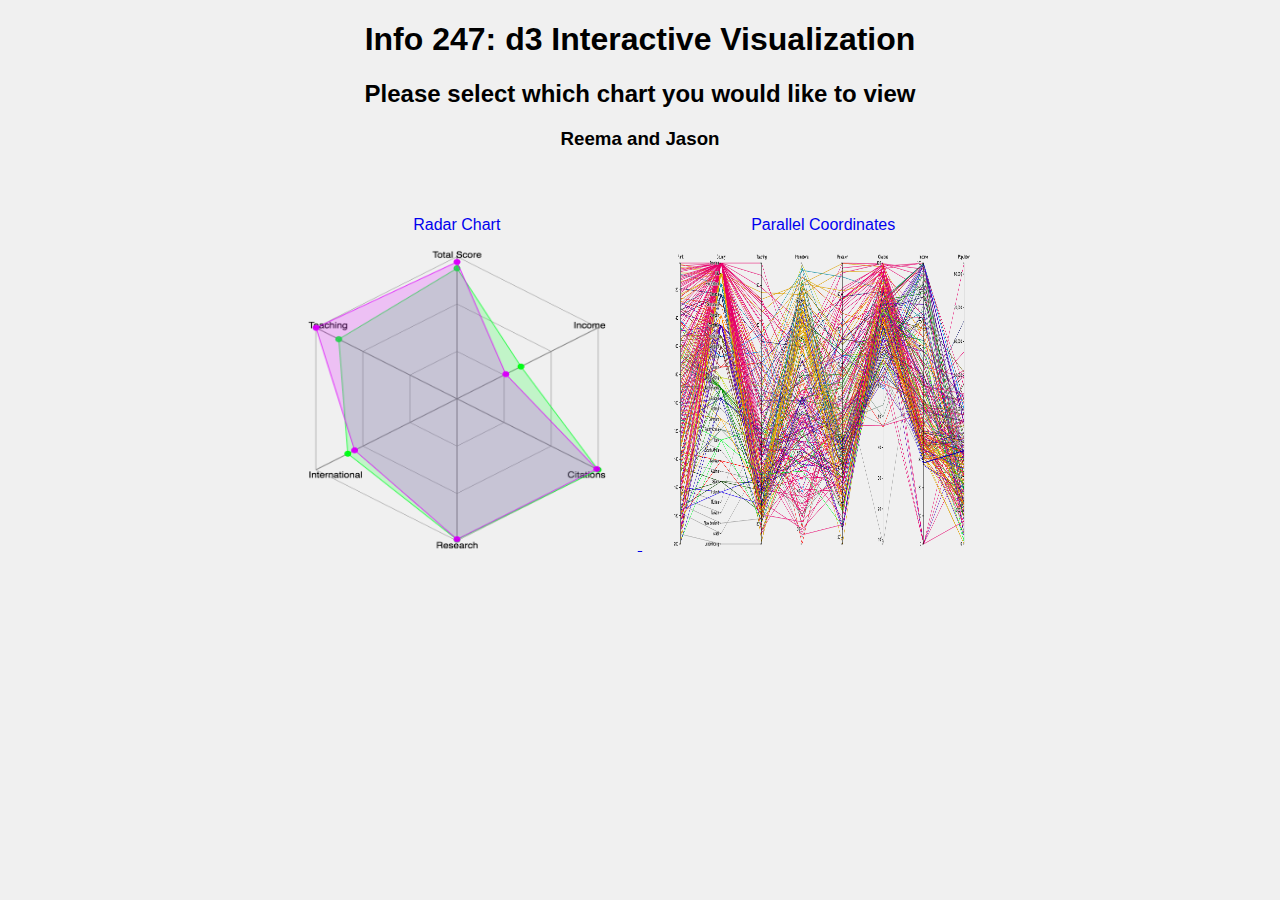
<file: d3/index.html>
<!-- d3 Interactive Viz Homepage -->
<!DOCTYPE html>

<html lang="en">
  <head>
    <meta charset="utf-8">
    <title>d3 Interactive Visualization</title>
  </head>
  <body>
  	<h1>Info 247: d3 Interactive Visualization</h1>
  	<h2>Please select which chart you would like to view</h2>
  	<h3>Reema and Jason</h3>
		<div id='selector_box'>
			<a href='http://reemanaqvi.github.io/d3/radar_chart'>
	  		<div id='selector'>
	  			<p>Radar Chart</p>
	  			<img src='radar.png' alt='radar chart' width=300px height=300>
	  		</div>
	  	</a>
	  	<a href='http://reemanaqvi.github.io/d3/parallel_coordinates.html'>
	  		<div id='selector'>
	  			<p>Parallel Coordinates</p>
	  			<img src='parcoords.png' alt='parallel coordinates chart' width=300px height=300>
	  		</div>
	  	</a>
  	</div>
  </body>
  
  <style type="text/css">
  html {
	  font-family: sans-serif;
	  background: #f0f0f0;
	}
	h1, h2, h3, a {
		text-align: center;
	}
	/*From http://stackoverflow.com/questions/9277311/horizontally-aligning-divs*/
	#selector_box {
		display: table;
		margin: 0 auto;
	}
	#selector {
		display: inline-block;
		margin: 31px;
	}
  </style>
</file>
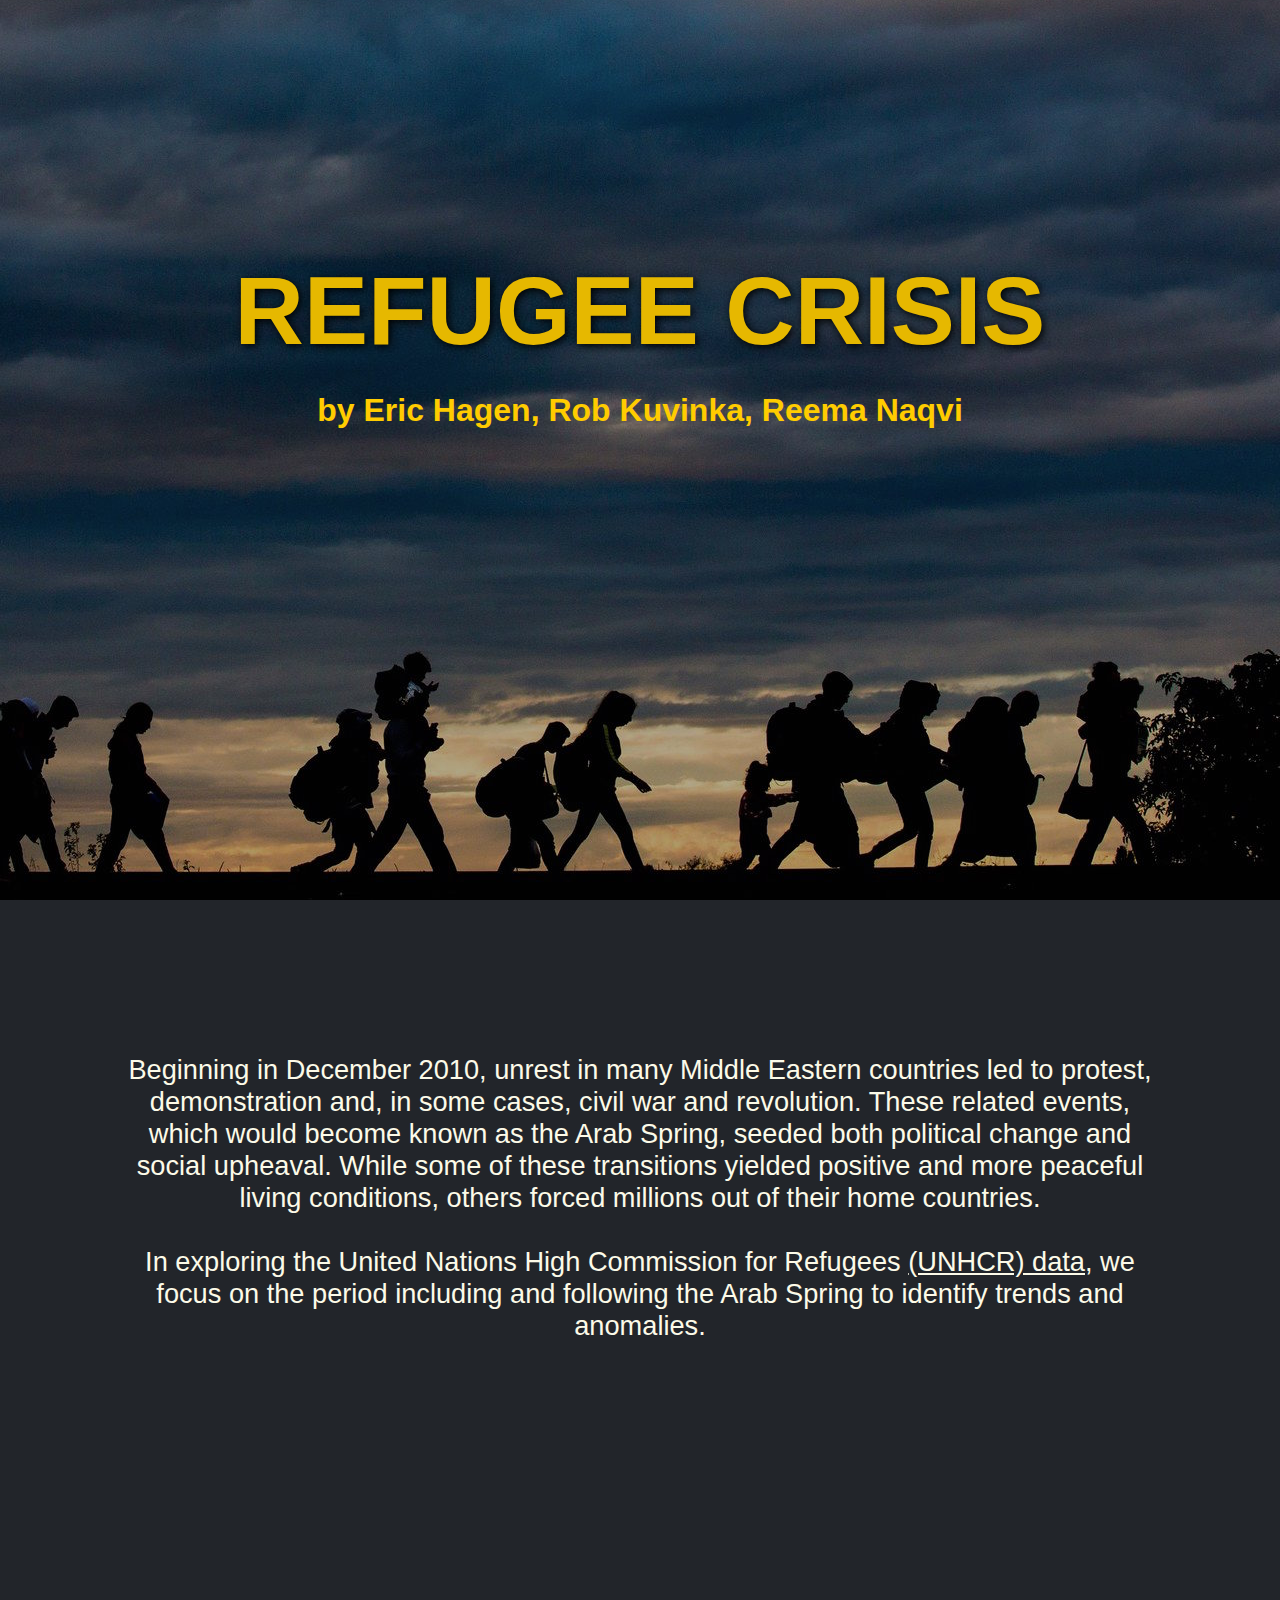
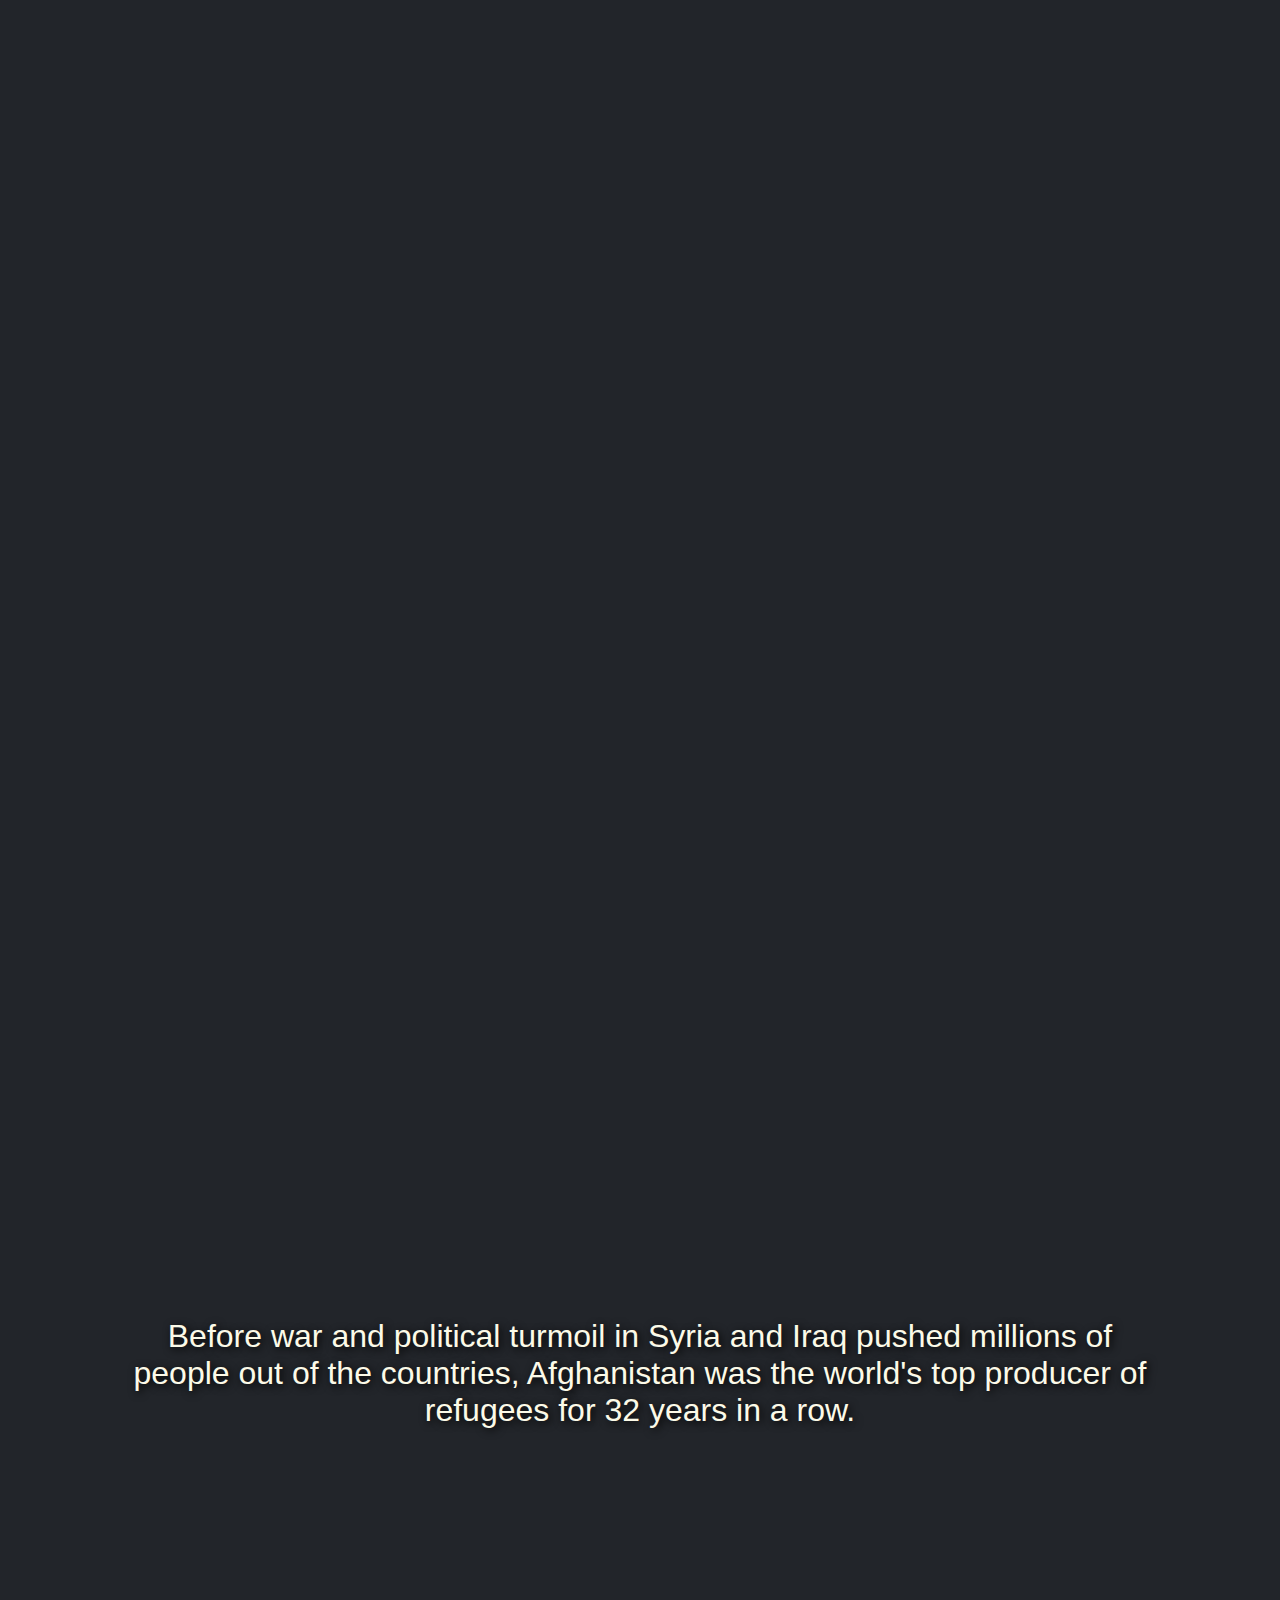
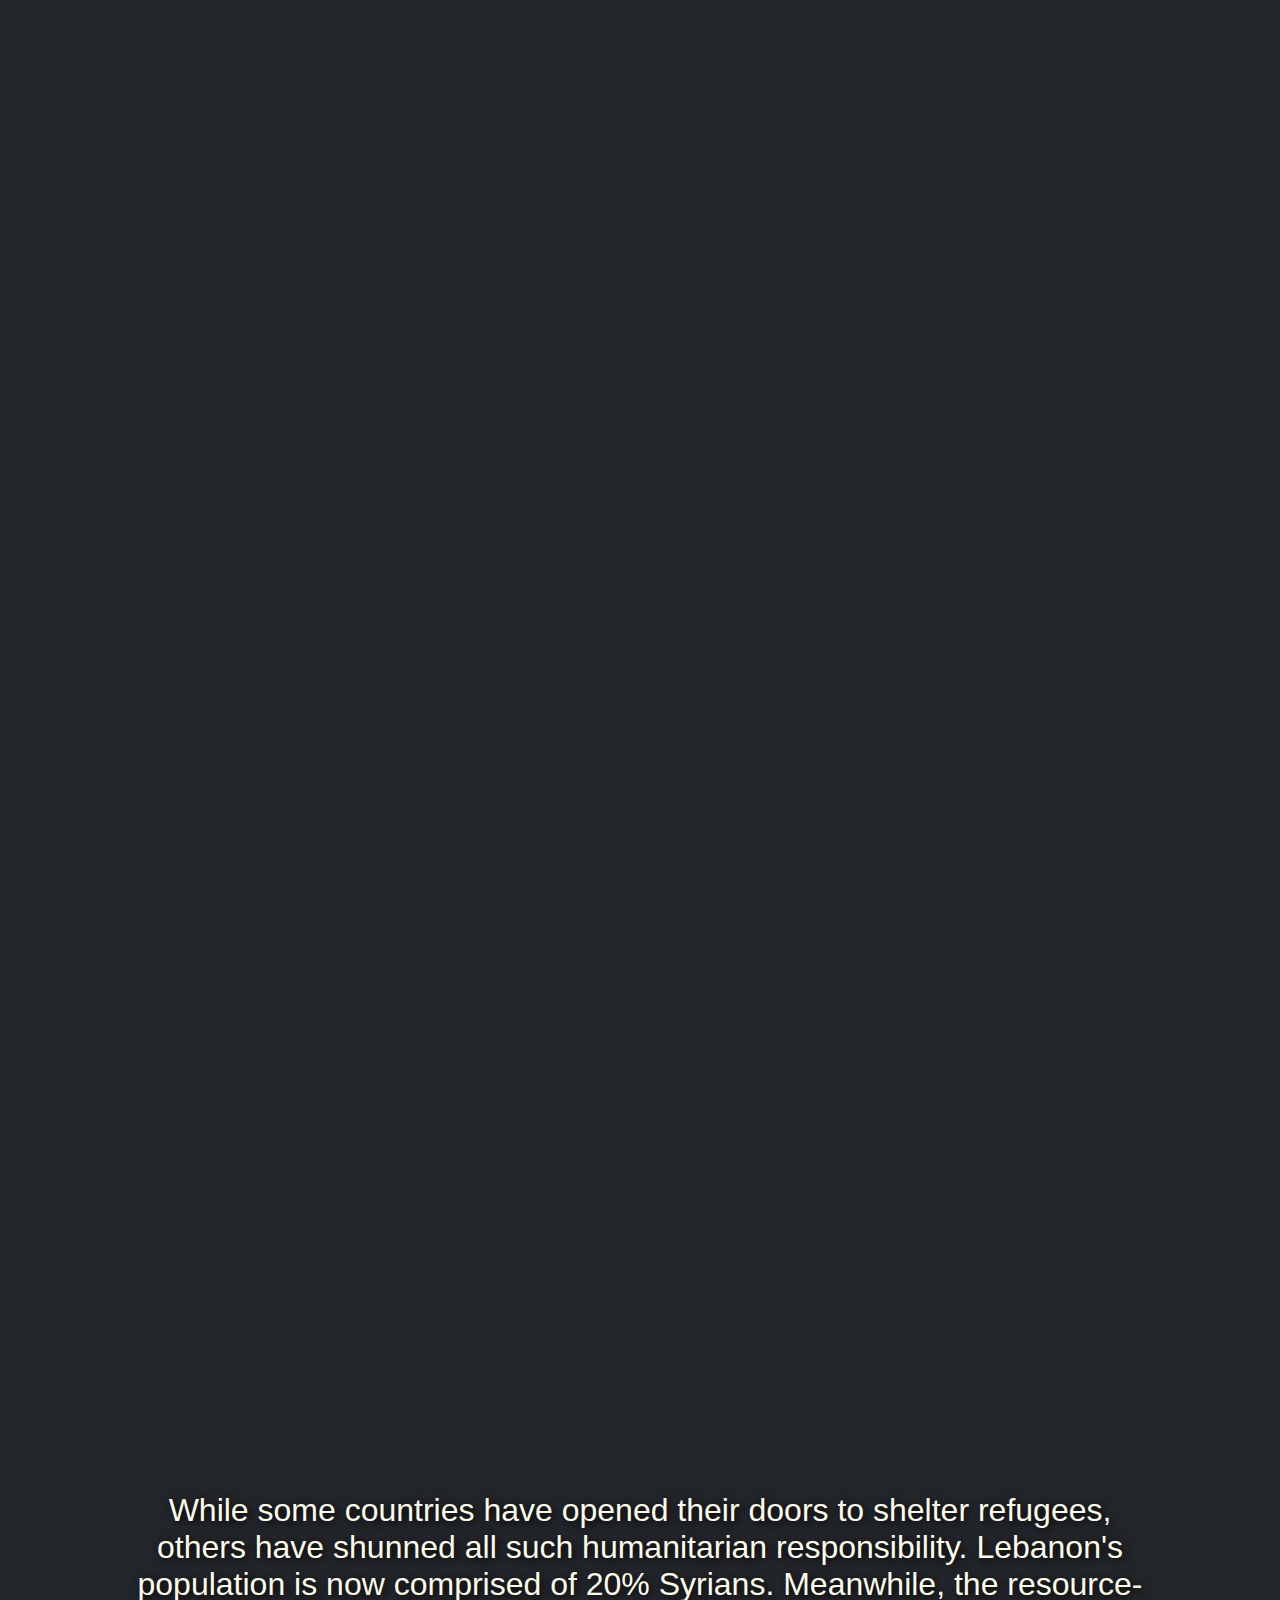
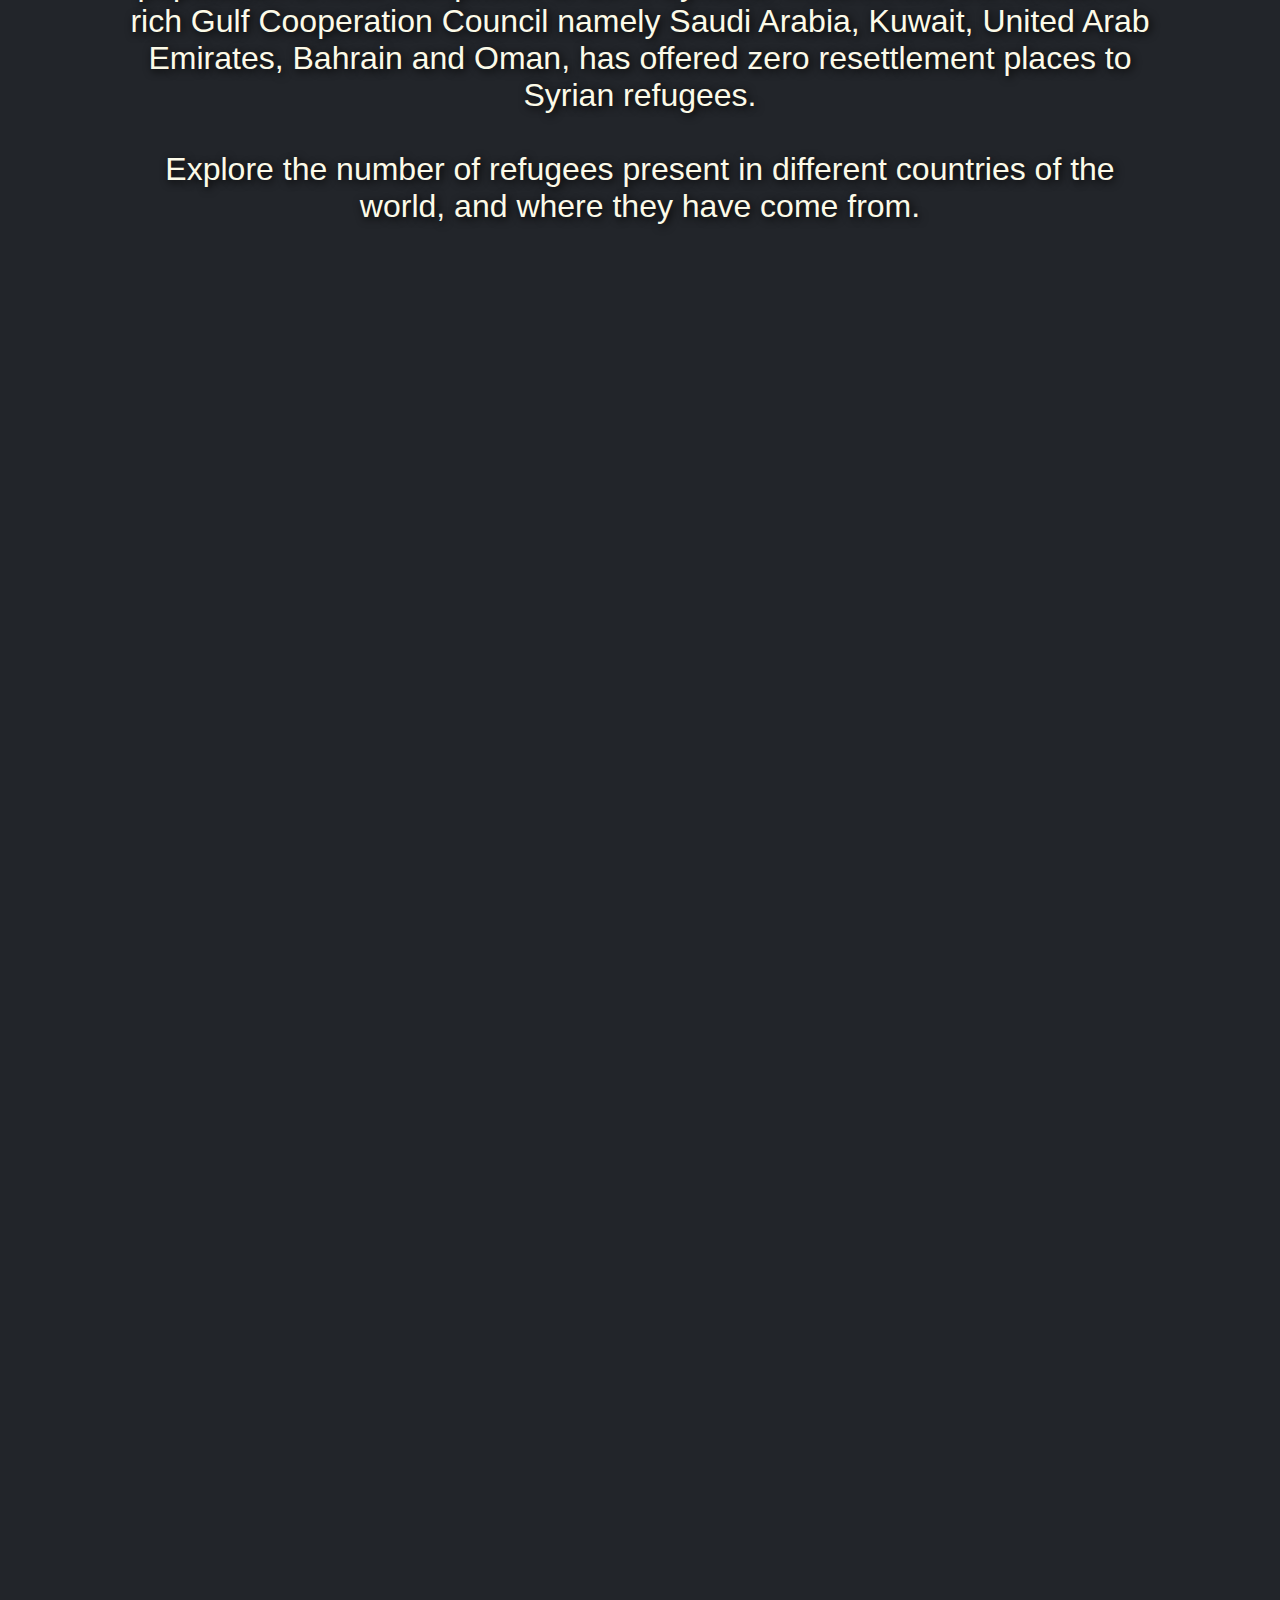
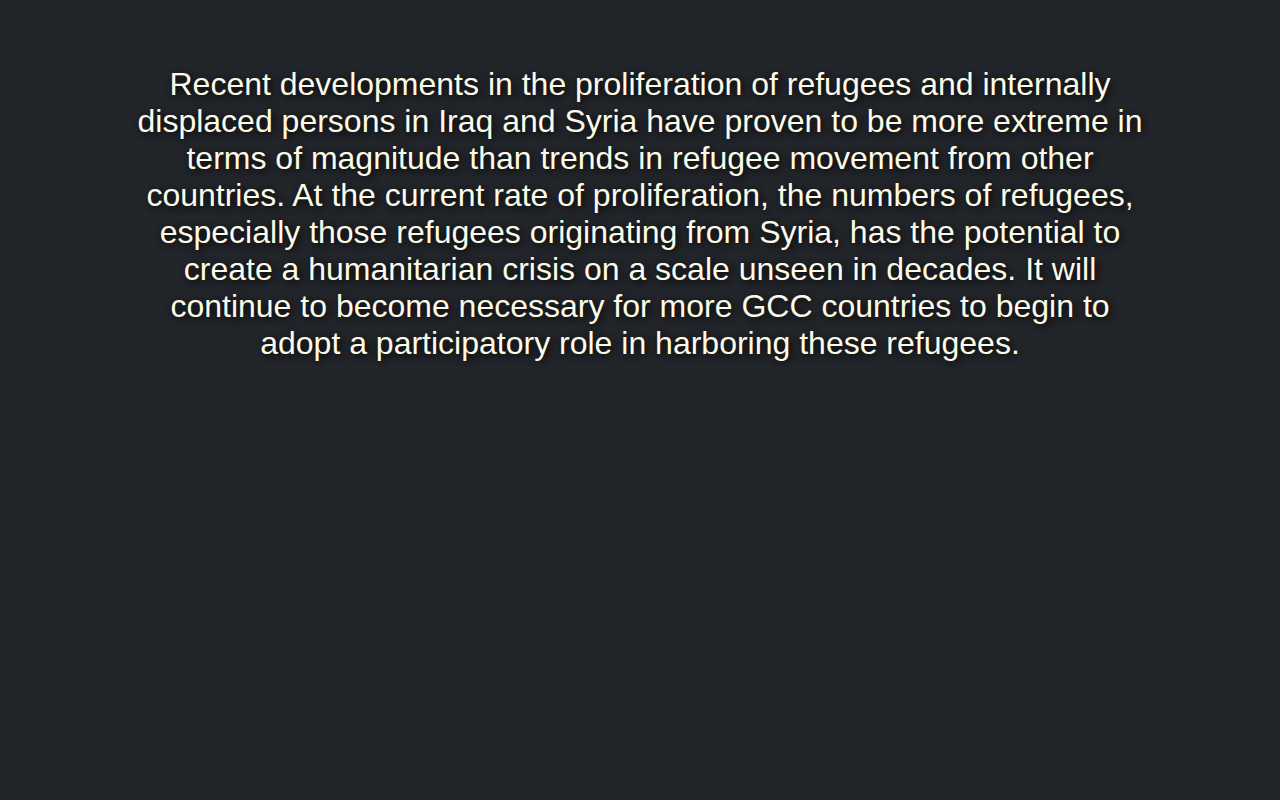
<file: refugees/index.html>
<!DOCTYPE html>
<html>
<head>
    <link rel="stylesheet" type="text/css" href="style.css">
    <script src="https://code.jquery.com/jquery-1.12.0.min.js"></script>
    <script src="https://code.highcharts.com/highcharts.js"></script>
    <script src="https://code.highcharts.com/modules/exporting.js"></script>
    <script src="//d3js.org/d3.v3.min.js" charset="utf-8"></script></script>
    <script src="//d3js.org/topojson.v1.min.js"></script>
</head>

<body>
    <!-- Banner divs are just for padding purposes -->


<!-- SLIDE 1: COVER -->
    <section class="parallax-1">
        <div class="inner-parallax">
            <p id="title">
            <h1>REFUGEE CRISIS</h1>
            <h4>by Eric Hagen, Rob Kuvinka, Reema Naqvi</h4>
        </p>
        </div>
    </section>


<!-- SLIDE 2: INTRO BLURB -->
    <div class="banner">
        <!-- <br><br><br><br><br> -->
        <p id="intro-blurb">
            Beginning in December 2010, unrest in many Middle Eastern countries led to protest, demonstration and, in some cases, civil war and revolution.  These related events, which would become known as the Arab Spring, seeded both political change and social upheaval.  While some of these transitions yielded positive and more peaceful living conditions, others forced millions out of their home countries. <br><br>In exploring the United Nations High Commission for Refugees <a href="http://popstats.unhcr.org/en/time_series">(UNHCR) data</a>, we focus on the period including and following the Arab Spring to identify trends and anomalies.
            
        </p>
    </div>


<!-- SLIDE 3: ERICS DASHBOARD#1 -->
    <div class="banner">
        <script type='text/javascript' src='https://public.tableau.com/javascripts/api/viz_v1.js'></script><div class='tableauPlaceholder' style='width: 1104px; height: 669px;'><noscript><a href='#'><img alt='Dashboard 1 ' src='https:&#47;&#47;public.tableau.com&#47;static&#47;images&#47;ar&#47;arabspringeda_E&#47;Dashboard1&#47;1_rss.png' style='border: none' /></a></noscript><object class='tableauViz' width='1104' height='669' style='display:none;'><param name='host_url' value='https%3A%2F%2Fpublic.tableau.com%2F' /> <param name='site_root' value='' /><param name='name' value='arabspringeda_E&#47;Dashboard1' /><param name='tabs' value='no' /><param name='toolbar' value='yes' /><param name='static_image' value='https:&#47;&#47;public.tableau.com&#47;static&#47;images&#47;ar&#47;arabspringeda_E&#47;Dashboard1&#47;1.png' /> <param name='animate_transition' value='yes' /><param name='display_static_image' value='yes' /><param name='display_spinner' value='yes' /><param name='display_overlay' value='yes' /><param name='display_count' value='yes' /><param name='showTabs' value='y' /></object></div>
    </div>



<!-- SLIDE 4: SYRIA, IRAQ, AFGHANISTAN BLURB-->

    <section class="parallax-2">
        <div class="inner-parallax">
            <p id="threecountry-blurb">
                Before war and political turmoil in Syria and Iraq pushed millions of people out of the countries, Afghanistan was the world's top producer of refugees for 32 years in a row.
        </p>
        </div>
    </section>



<!-- SLIDE 5: D3 -->

<div class="map">
<script>

var width = 1250,
    height = 742
    padding = 100;

var projection = d3.geo.albers()
    .center([0, 30])
    .rotate([-42, 0])
    .parallels([32, 39])
    .scale(1200 * 2)
    .translate([width / 2, height / 2]);

var path = d3.geo.path()
    .projection(projection);

var svg = d3.select("body").append("svg")
    .attr("width", width)
    .attr("height", height);

svg.append('rect')
    .attr('x',0)
    .attr('y',0)
    .attr('height',742)
    .attr('width',1250)
    .style('fill','#83807c');




var data = [8.3,10.7,6.2,23.9,1.6];



d3.json("syrirq.json", function(error, uk) {
  svg.selectAll(".subunit")
    .data(topojson.feature(uk, uk.objects.subunits).features)
    .enter().append("path")
      .attr("d", path)
      .attr('class', function(d) { return d.id; })
      .on("mouseover",handleMouseOver);
  
function handleMouseOver(d,i){console.log('ENTER')

  handleMouseOut.call()

  d3.select(".selected").classed("selected", false);
    d3.select(this).classed("selected", true);
    console.log(d.id)
    

    //Mouseover Syria

    if (d.id == "SYX"){

svg.append("text")
        .attr("x", 30)
        .attr("y", 140)
        .attr("dy", ".35em")
        .attr('class','internal')
        .attr('font',"open-sans")
        .attr('font-size',"25px")
        .text('Syria has seen an unprecedented')
svg.append("text")
        .attr("x", 30)
        .attr("y", 180)
        .attr("dy", ".35em")
        .attr('class','internal')
        .attr('font',"open-sans")
        .attr('font-size',"25px")
        .text('rise in refugees since 2012. Over')
svg.append("text")
        .attr("x", 30)
        .attr("y", 220)
        .attr("dy", ".35em")
        .attr('class','internal')
        .attr('font',"open-sans")
        .attr('font-size',"25px")
        .text('half of these refugees are under' )
svg.append("text")
        .attr("x", 30)
        .attr("y", 260)
        .attr("dy", ".35em")
        .attr('class','internal')
        .attr('font',"open-sans")
        .attr('font-size',"25px")
        .text('the age of 18.' )


      //Label
      var textbox = svg.append("text")
        .attr("x", 1050)
        .attr("y", 35 )
        .attr("dy", ".35em")
        .attr('class','test123')
        .attr('font-size','22px')
        .text('Syrian Refugees')


      // Make Chart
      var x = d3.time.scale().range([1000, 1200]);
      var y = d3.scale.linear().range([650, 70]);
      var xAxis = d3.svg.axis().scale(x).orient("bottom").ticks(5);
      var yAxis = d3.svg.axis().scale(y).orient("left").ticks(11);

      var parseDate = d3.time.format("%d-%b-%y").parse;
      var valueline = d3.svg.line()
          .x(function(d) { return x(d.date); })
          .y(function(d) { return y(d.close); });

      d3.csv("data.csv", function(error, data123) {
          data123.forEach(function(d) {
              d.date = parseDate(d.date);
              d.close = +d.close;});

      x.domain(d3.extent(data123, function(d) { return d.date; }));
      y.domain([0, d3.max(data123, function(d) { return d.close; })]);

      svg.append("path")
              .attr("class", "line123")
              .attr("d", valueline(data123));

      svg.append("svg:g")
                  .attr("class", "xaxis")
                  .attr("transform", "translate(0,655)")
              .call(xAxis);

      svg.append("svg:g")
                  .attr("class", "yaxis")
                  .attr("transform", "translate(990,0)")
                  .call(yAxis);

      //Curtain for line chart

      var rectangle = svg.append('rect')
                          .attr('class','curtain')
                          .attr('x',992)
                          .attr('y',68)
                          .attr('height',583)
                          .attr('width',320)
                          .style('opacity',1)
                          .style('fill','#83807c');

      rectangle.transition()
              .duration(7000)
              .ease('linear')
              .attr('x', 1200)
              .attr('width',0)

        });



//text for demographic chart
svg.append("text")
        .attr("x", 860)
        .attr("y", 460)
        .attr("dy", ".35em")
        .attr('class','testtext')
        .text('25.2%')
svg.append("text")
        .attr("x", 840)
        .attr("y", 503)
        .attr("dy", ".35em")
        .attr('class','testtext')
        .text('23.9%')

svg.append("text")
        .attr("x", 530)
        .attr("y", 543)
        .attr("dy", ".35em")
        .attr('class','testtext')
        .text('1.6%')
svg.append("text")
        .attr("x", 35)
        .attr("y", 460)
        .attr("dy", ".35em")
        .attr('class','testtext')
        .text('26.6%')
svg.append("text")
        .attr("x", 100)
        .attr("y", 503)
        .attr("dy", ".35em")
        .attr('class','testtext')
        .text('21.4%')
svg.append("text")
        .attr("x", 390)
        .attr("y", 543)
        .attr("dy", ".35em")
        .attr('class','testtext')
        .text('1.3%')











//demographic chart
var female = [25.2,23.9,1.6]
var male = [26.6,21.4,1.3]

svg.selectAll('barsright')
    .data(female)
    .enter().append('rect')
        .attr('class','bars')
        .attr('width',function(d){return d * 14})
        .attr('height', 28)
        .attr("x", 500)
        .attr("y", function(d,i){return 450 + i*40;})

svg.selectAll('barsleft')
    .data(male)
    .enter().append('rect')
        .attr('class','bars')
        .attr('width', function(d){return d * 14;})
        .attr('height', 28)
        .attr("x", function(d){return 450 - d*14;})
        .attr("y", function(d,i){return 450 + i*40;})
        .attr('fill','black')
//demographic labels
svg.append("text")
        .attr("x", 515)
        .attr("y", 420)
        .attr("dy", ".35em")
        .attr('class','testtext')
        .text('Female (50.8%)')
svg.append("text")
        .attr("x", 350)
        .attr("y", 420)
        .attr("dy", ".35em")
        .attr('class','testtext')
        .text('Male (49.2%)')
svg.append("text")
        .attr("x", 466)
        .attr("y", 420)
        .attr("dy", ".35em")
        .attr('class','testtext')
        .text('Age')
svg.append("text")
        .attr("x", 460)
        .attr("y", 460)
        .attr("dy", ".35em")
        .attr('class','testtext')
        .text('0-17')
svg.append("text")
        .attr("x", 455)
        .attr("y", 500)
        .attr("dy", ".35em")
        .attr('class','testtext')
        .text('18-59')
svg.append("text")
        .attr("x", 464)
        .attr("y", 543)
        .attr("dy", ".35em")
        .attr('class','testtext')
        .text('60+')
svg.append("text")
        .attr("x", 360)
        .attr("y", 390)
        .attr("dy", ".35em")
        .attr('font-family',"sans-serif")
        .attr('font-size',"20px")
        .attr('class','testtext')
        .text('Syrian Refugee Demographics')

//curtain #2
var rectangle2 = svg.append('rect')
                          .attr('class','curtain')
                          .attr('x',500)
                          .attr('y',450)
                          .attr('height',200)
                          .attr('width',400)
                          .style('opacity',1)
                          .style('fill','#83807c');

      rectangle2.transition()
              .duration(5000)
              .ease('linear')
              .attr('x', 900)
              .attr('width',0)

//curtain#3 
var rectangle3 = svg.append('rect')
                          .attr('class','curtain')
                          .attr('x',0)
                          .attr('y',450)
                          .attr('height',200)
                          .attr('width',450)
                          .style('opacity',1)
                          .style('fill','#83807c');

      rectangle3.transition()
              .duration(7000)
              .ease('linear')
              .attr('x', 0)
              .attr('width',0)




    }

    //Mouseover Iraq

    else if (d.id == "IRR"){

      handleMouseOut.call()

svg.append("text")
        .attr("x", 30)
        .attr("y", 140)
        .attr("dy", ".35em")
        .attr('class','internal')
        .attr('font',"open-sans")
        .attr('font-size',"22px")
        .text('During the Iraq War, Syria')
svg.append("text")
        .attr("x", 30)
        .attr("y", 180)
        .attr("dy", ".35em")
        .attr('class','internal')
        .attr('font',"open-sans")
        .attr('font-size',"22px")
        .text('recieved many Iraqis refugees.')
svg.append("text")
        .attr("x", 30)
        .attr("y", 220)
        .attr("dy", ".35em")
        .attr('class','internal')
        .attr('font',"open-sans")
        .attr('font-size',"22px")
        .text('But, as conflict in Syria escalated,' )
svg.append("text")
        .attr("x", 30)
        .attr("y", 260)
        .attr("dy", ".35em")
        .attr('class','internal')
        .attr('font',"open-sans")
        .attr('font-size',"22px")
        .text('many Iraqis were forced to flee back.' )
svg.append("text")
        .attr("x", 30)
        .attr("y", 300)
        .attr("dy", ".35em")
        .attr('class','internal')
        .attr('font',"open-sans")
        .attr('font-size',"22px")
        .text('Currently in Iraq:' )
//IDP
var people = svg.append('svg:image')
          .attr('x',140)
          .attr('y',450)
          .attr("xlink:href", "images/people.jpg")
          .attr("width", 125)
         .attr("height", 105)
         .attr('class','beer')
var textbox = svg.append("text")
        .attr("x", 144)
        .attr("y", 600)
        .attr("dy", ".35em")
        .attr('class','internal')
        .attr('font',"rockwell")
        .attr('font-size',"50px")
        .attr('font-weight','bold')
        .text('3.9M')
var textbox = svg.append("text")
        .attr("x", 100)
        .attr("y", 640)
        .attr("dy", ".35em")
        .attr('class','internal')
        .attr('font',"rockwell")
        .attr('font-size',"20px")
        .text('Internally Displaced Persons')

var rectangle4 = svg.append('rect')
        .attr('class','curtain')
        .attr('x',100)
        .attr('y',400)
        .attr('height',300)
        .attr('width',275)
        .style('opacity',1)
        .style('fill','#83807c');

rectangle4.transition()
        .delay(500)
        .duration(0)
        .ease('linear')
        .attr('x', 375)
        .attr('width',0)

//Refugees
var running = svg.append('svg:image')
          .attr('x',410)
          .attr('y',400)
          .attr("xlink:href", "images/running.jpg")
          .attr("width", 140)
         .attr("height", 200)
         .attr('class','beer')
var textbox = svg.append("text")
        .attr("x", 420)
        .attr("y", 600)
        .attr("dy", ".35em")
        .attr('class','internal')
        .attr('font',"rockwell")
        .attr('font-size',"50px")
        .attr('font-weight','bold')
        .text('400K')
var textbox = svg.append("text")
        .attr("x", 440)
        .attr("y", 640)
        .attr("dy", ".35em")
        .attr('class','internal')
        .attr('font',"rockwell")
        .attr('font-size',"20px")
        .text('Refugees')
var rectangle5 = svg.append('rect')
        .attr('class','curtain')
        .attr('x',400)
        .attr('y',400)
        .attr('height',300)
        .attr('width',250)
        .style('opacity',1)
        .style('fill','#83807c');
rectangle5.transition()
        .delay(1500)
        .duration(0)
        .ease('linear')
        .attr('x', 650)
        .attr('width',0)

//People of concern
var tent = svg.append('svg:image')
          .attr('x',700)
          .attr('y',450)
          .attr("xlink:href", "images/tent.jpg")
          .attr("width", 100)
         .attr("height", 105)
         .attr('class','beer')
var textbox = svg.append("text")
        .attr("x", 690)
        .attr("y", 600)
        .attr("dy", ".35em")
        .attr('class','internal')
        .attr('font',"rockwell")
        .attr('font-size',"50px")
        .attr('font-weight','bold')
        .text('4.3M')
var textbox = svg.append("text")
        .attr("x", 670)
        .attr("y", 640)
        .attr("dy", ".35em")
        .attr('class','internal')
        .attr('font',"rockwell")
        .attr('font-size',"20px")
        .text('Peoples of Concern')
var rectangle5 = svg.append('rect')
        .attr('class','curtain')
        .attr('x',650)
        .attr('y',450)
        .attr('height',250)
        .attr('width',250)
        .style('opacity',1)
        .style('fill','#83807c');
rectangle5.transition()
        .delay(2500)
        .duration(0)
        .ease('linear')
        .attr('x', 900)
        .attr('width',0)

//USA
var usaflag = svg.append('svg:image')
      .attr('x',980)
      .attr('y',450)
      .attr("xlink:href", "images/usaflag.jpg")
      .attr("width", 125)
     .attr("height", 105)
     .attr('class','beer')
var textbox = svg.append("text")
  .attr("x", 1000)
  .attr("y", 600)
  .attr("dy", ".35em")
  .attr('class','internal')
  .attr('font',"rockwell")
  .attr('font-size',"50px")
  .attr('font-weight','bold')
  .text('20K')
var textbox = svg.append("text")
  .attr("x", 905)
  .attr("y", 640)
  .attr("dy", ".35em")
  .attr('class','internal')
  .attr('font',"rockwell")
  .attr('font-size',"20px")
  .text('Iraqi Refugees Accepted in 2014')
var textbox = svg.append("text")
  .attr("x", 935)
  .attr("y", 675)
  .attr("dy", ".35em")
  .attr('class','internal')
  .attr('font',"rockwell")
  .attr('font-size',"20px")
  .text('(#1 Country of Origin)')
var rectangle6 = svg.append('rect')
        .attr('class','curtain')
        .attr('x',900)
        .attr('y',450)
        .attr('height',250)
        .attr('width',300)
        .style('opacity',1)
        .style('fill','#83807c');
rectangle6.transition()
        .delay(3500)
        .duration(0)
        .ease('linear')
        .attr('x', 1200)
        .attr('width',0)
      }
  } ;
  
function handleMouseOut(){console.log('EXIT')
    svg.selectAll('circle').remove()
    svg.selectAll('text.testtext').remove()
    svg.selectAll('text.iraqtext').remove()
    svg.selectAll('text.test123').remove()
    svg.selectAll('text.internal').remove()
    svg.selectAll('image.beer').remove()
    svg.selectAll('path.line123').remove()
    svg.selectAll('g.xaxis').remove()
    svg.selectAll('g.yaxis').remove()
    svg.selectAll('rect.curtain').remove()
    svg.selectAll('rect.bars').remove()
      };


  svg.append("path")
      .datum(topojson.mesh(uk, uk.objects.subunits, function(a, b) { return a !== b && a.id !== "IRK" || "SYX"; }))
      .attr("d", path)
      .attr("class", "subunit-boundary");

  svg.selectAll(".subunit-label")
    .data(topojson.feature(uk, uk.objects.subunits).features)
    .enter().append("text")
      .attr("class", function(d) { return "subunit-label " + d.id; })
      .attr("transform", function(d) { return "translate(" + path.centroid(d) + ")"; })
      .attr("dy", ".35em")
      .text(function(d) { return d.properties.name; });
});

</script>
</div>



<!-- SLIDE 6: 3 COUNTRIES BOXPLOT DASHBOARD-->
    <div class="banner" >
        <br><br>
        <script type='text/javascript' src='https://public.tableau.com/javascripts/api/viz_v1.js'></script><div class='tableauPlaceholder' style='width: 1104px; height: 600px;'><noscript><a href='#'><img alt='Dashboard 1 ' src='https:&#47;&#47;public.tableau.com&#47;static&#47;images&#47;dr&#47;drilldown_4&#47;Dashboard1&#47;1_rss.png' style='border: none' /></a></noscript><object class='tableauViz' width='1104' height='600' style='display:none;'><param name='host_url' value='https%3A%2F%2Fpublic.tableau.com%2F' /> <param name='site_root' value='' /><param name='name' value='drilldown_4&#47;Dashboard1' /><param name='tabs' value='no' /><param name='toolbar' value='yes' /><param name='static_image' value='https:&#47;&#47;public.tableau.com&#47;static&#47;images&#47;dr&#47;drilldown_4&#47;Dashboard1&#47;1.png' /> <param name='animate_transition' value='yes' /><param name='display_static_image' value='yes' /><param name='display_spinner' value='yes' /><param name='display_overlay' value='yes' /><param name='display_count' value='yes' /><param name='showTabs' value='y' /></object></div>
    </div>



<!-- SLIDE 7: BLURB IMMIGRATION - REEMA -->
    <section class="parallax-3">
        <div class="inner-parallax">
           <p id="immigration-blurb">
                While some countries have opened their doors to shelter refugees, others have shunned all such humanitarian responsibility. Lebanon's population is now comprised of 20% Syrians. Meanwhile, the resource-rich Gulf Cooperation Council namely Saudi Arabia, Kuwait, United Arab Emirates, Bahrain and Oman, has offered zero resettlement places to Syrian refugees. 
                <br><br>
                Explore the number of refugees present in different countries of the world, and where they have come from. 
            </p>

        </div>
    </section>

<!-- SLIDE 8 : IMMIGRATION DASHBOARD - REEMA-->
    <div class="banner" > 
        <br>
        <script type='text/javascript' src='https://public.tableau.com/javascripts/api/viz_v1.js'></script><div class='tableauPlaceholder' style='width: 1004px; height: 869px;'><noscript><a href='#'><img alt='Dashboard 1 ' src='https:&#47;&#47;public.tableau.com&#47;static&#47;images&#47;Im&#47;Immigration_12&#47;Dashboard1&#47;1_rss.png' style='border: none' /></a></noscript><object class='tableauViz' width='1004' height='869' style='display:none;'><param name='host_url' value='https%3A%2F%2Fpublic.tableau.com%2F' /> <param name='site_root' value='' /><param name='name' value='Immigration_12&#47;Dashboard1' /><param name='tabs' value='no' /><param name='toolbar' value='yes' /><param name='static_image' value='https:&#47;&#47;public.tableau.com&#47;static&#47;images&#47;Im&#47;Immigration_12&#47;Dashboard1&#47;1.png' /> <param name='animate_transition' value='yes' /><param name='display_static_image' value='yes' /><param name='display_spinner' value='yes' /><param name='display_overlay' value='yes' /><param name='display_count' value='yes' /><param name='showTabs' value='y' /></object></div>
    </div>
 
<!-- SLIDE 9: END CREDITS -->
     <section class="parallax-4">
        <div class="inner-parallax">
           <p id="end-blurb">
                Recent developments in the proliferation of refugees and internally displaced persons in Iraq and Syria have proven to be more extreme in terms of magnitude than trends in refugee movement from other countries.  At the current rate of proliferation, the numbers of refugees, especially those refugees originating from Syria, has the potential to create a humanitarian crisis on a scale unseen in decades.  It will continue to become necessary for more GCC countries to begin to adopt a participatory role in harboring these refugees.<br><br>
           </p>
        </div>
    </section>
  
</body>
</html>
</file>
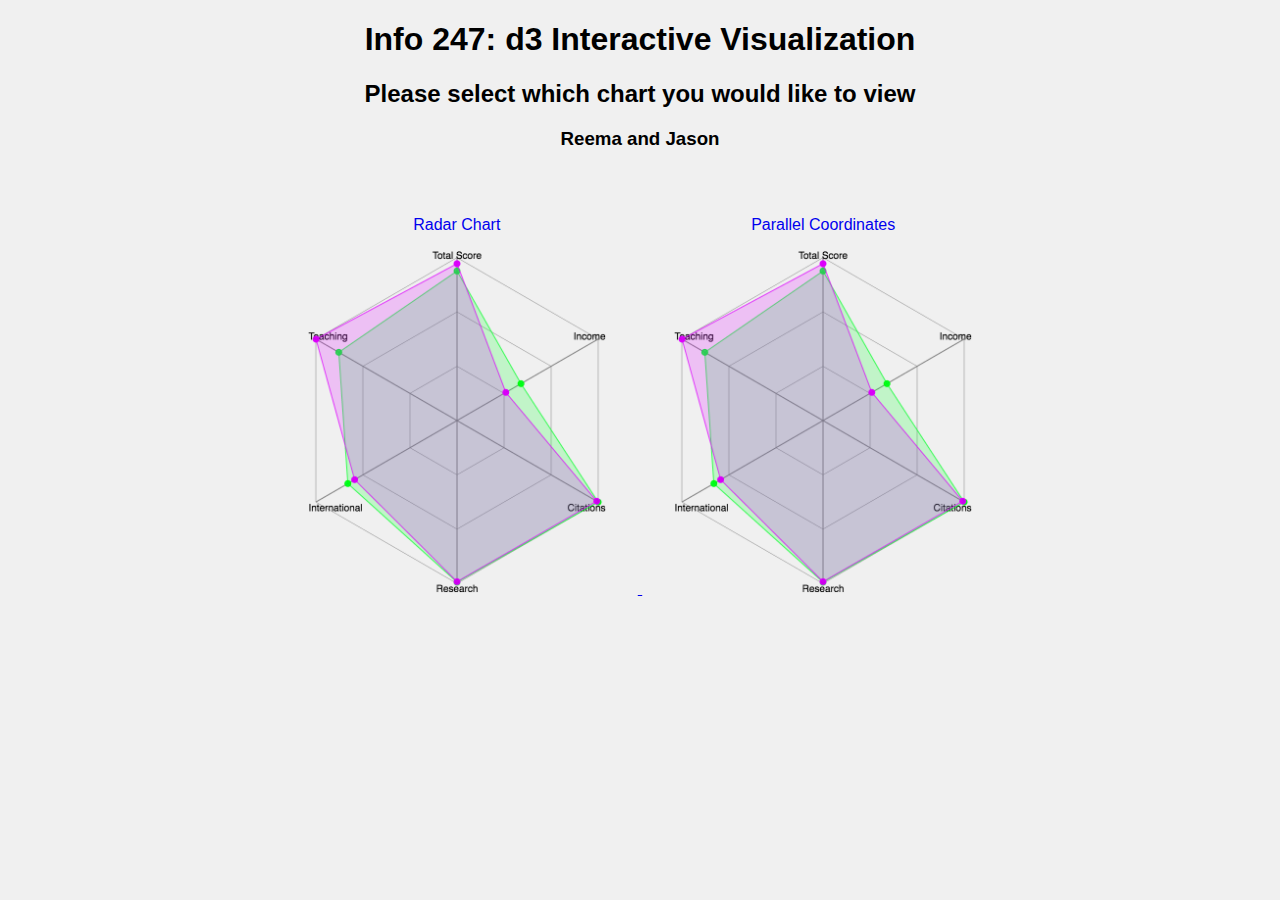
<file: home.html>
<!-- d3 Interactive Viz Homepage -->
<!DOCTYPE html>

<html lang="en">
  <head>
    <meta charset="utf-8">
    <title>d3 Interactive Visualization</title>
  </head>
  <body>
  	<h1>Info 247: d3 Interactive Visualization</h1>
  	<h2>Please select which chart you would like to view</h2>
  	<h3>Reema and Jason</h3>
		<div id='selector_box'>
			<a href='http://reemanaqvi.github.io/radar_chart'>
	  		<div id='selector'>
	  			<p>Radar Chart</p>
	  			<img src='radar.png' alt='radar chart' width=300px height=auto>
	  		</div>
	  	</a>
	  	<a href='http://reemanaqvi.github.io/parallel_coordinates.html'>
	  		<div id='selector'>
	  			<p>Parallel Coordinates</p>
	  			<img src='radar.png' alt='radar chart' width=300px height=auto>
	  		</div>
	  	</a>
  	</div>
  </body>
  
  <style type="text/css">
  html {
	  font-family: sans-serif;
	  background: #f0f0f0;
	}
	h1, h2, h3, a {
		text-align: center;
	}
	/*From http://stackoverflow.com/questions/9277311/horizontally-aligning-divs*/
	#selector_box {
		display: table;
		margin: 0 auto;
	}
	#selector {
		display: inline-block;
		margin: 31px;
	}
  </style>
</file>
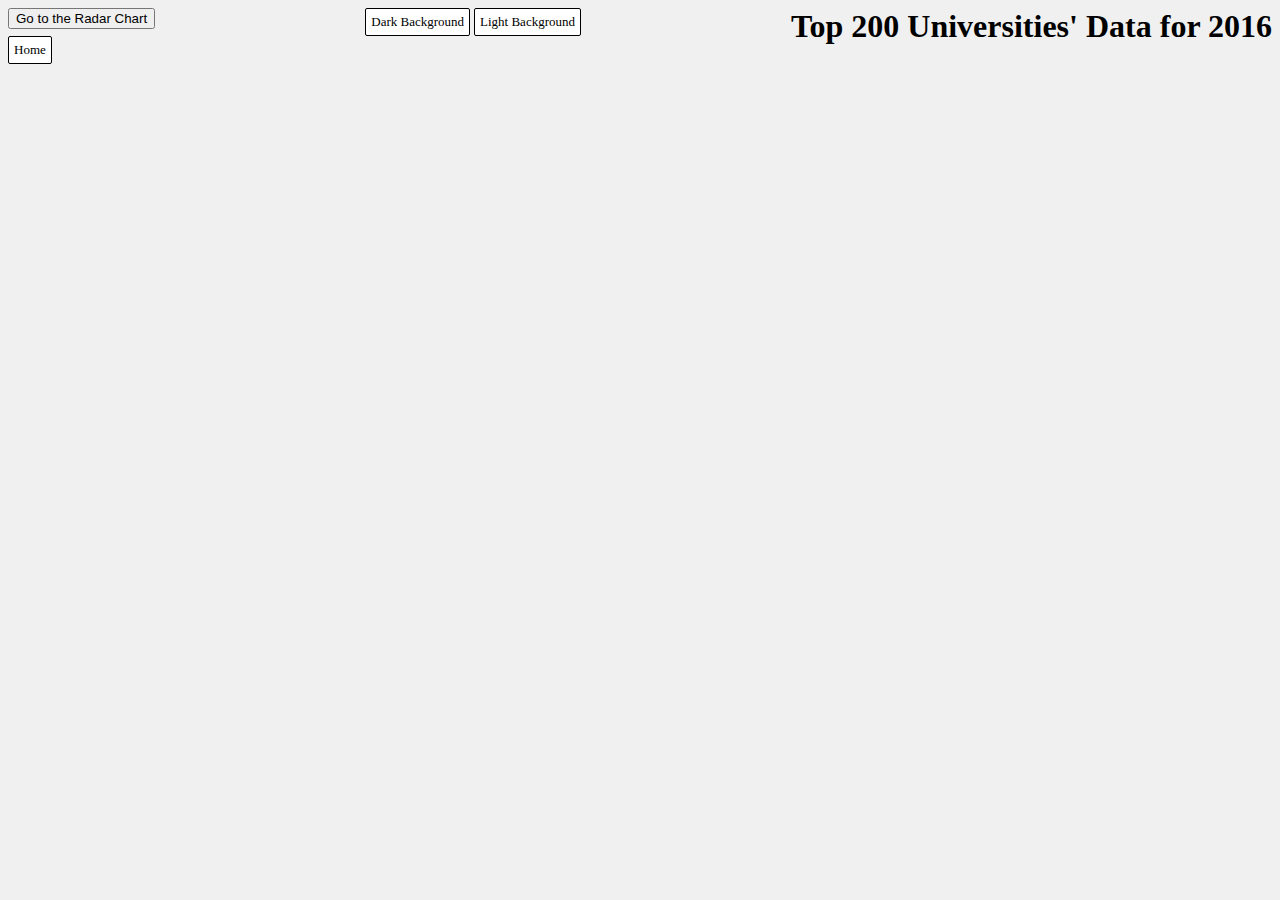
<file: index2.html>
<!DOCTYPE html>
<html>
<head>
	<title>Reema's Code</title>
	<script src="http://d3js.org/d3.v3.min.js"></script>

	<script type="text/javascript" src="http://ajax.googleapis.com/ajax/libs/jquery/1.10.1/jquery.min.js"></script>
</head>
	<style>

	body {
		background: #f0f0f0;
	}

	svg {
	  font: 10px sans-serif;
	}

	body.dark {
	  background: #090909;
	  color: #ccc;
	}

	.dark .axis text {
	  fill: #f2f2f2;
	  text-shadow: 0 1px 0 #000, 1px 0 0 #000;
	}

	.dark .axis text.label {
	  fill: #ddd;
	}

	.dark .brush .extent {
	  fill: rgba(255,255,255,0.12);
	  stroke: rgba(0,0,0,0.5);
	}

	.background path {
	  fill: none;
	  stroke: #ddd;
	  shape-rendering: crispEdges;
	}

	.foreground path {
	  fill: none;
	  stroke: steelblue;
	}

	.brush .extent {
	  fill-opacity: .3;
	  stroke: #fff;
	  shape-rendering: crispEdges;
	}

	.axis line,
	.axis path {
	  fill: none;
	  stroke: #000;  /*axis color*/
	  shape-rendering: crispEdges;
	}

	.axis text {
	  text-shadow: 0 1px 0 #fff, 1px 0 0 #fff, 0 -1px 0 #fff, -1px 0 0 #fff;
	  cursor: move;
	}

	button{
	  display: inline-block;
	  font-family: 'Oswald', tahoma;
	  cursor: pointer;
	  /*margin-left: 20px;*/
	  border-radius: 2px;
	  text-decoration: none;
	  padding: 5px;
	  font-size: 13px;
	  background-color: white;
	  border: 1px solid black;
	}

	button:hover{
	  background-color: #ff5f78;
	}

	#heading {
		text-align: center;
		font-weight: bold;
		font-size: 2em;
	}

	.buttons {
		position:relative;
		text-align: center;
	}

	</style>

<body>
	<div id="link" style="float:left">
		<form action="http://google.com">
	    	<input type="submit" value="Go to the Radar Chart">
		</form>
	</div>

	<div id="heading" style="float:right">
		Top 200 Universities' Data for 2016
	</div>

	<div class="buttons">
		<button id="dark-theme">Dark Background</button>
    	<button id="light-theme">Light Background</button>
	</div>

	<button onclick="goBack()">Home</button>
	<script>


	function goBack() {
	    window.history.back();
	}

	var margin = {top: 30, right: 10, bottom: 10, left: 10},
	    width = 1300 - margin.right - margin.left,
	    height = 600 - margin.top - margin.bottom;

	var x = d3.scale.ordinal().rangePoints([0, width], 1),
	    y = {},
	    dragging = {};

	var line = d3.svg.line(),
	    axis = d3.svg.axis().orient("left"),
	    background,
	    foreground;

	// Define the div for the tooltip
	var div = d3.select("body").append("div")	
    	.attr("class", "tooltip")				
    	.style("opacity", 0);

	var svg = d3.select("body").append("svg")
	    .attr("width", width + margin.left + margin.right)
	    .attr("height", height + margin.top + margin.bottom)
	    .append("g")
	    .attr("transform", "translate(" + margin.left + "," + margin.top + ")");

	
	d3.select("#dark-theme")
	    .on("click", function() {
	      d3.select("body").attr("class", "dark");
	    });

	d3.select("#light-theme")
	    .on("click", function() {
	      d3.select("body").attr("class", null);
	    });    

	// Read in the csv
	d3.csv("reema.csv", function(error, data) {
		data.forEach(function(d) {

			if (d.Income === "-") {
				d.Income = null;
			}
			if (d.Citations === "-") {
				d.Income = null;
			}
			if (d.International === "-") {
				d.International = null;
			}
	        // d.International_Students = parseFloat(d.International_Students) / 100.0;
	        
     	});


		x.domain(dimensions = d3.keys(data[0]).filter(function(d) {
			// if (d === "Univ") {
			// 	return false;
			// if (d == "Year") {
			// var xAxis = d3.svg.axis()
   //  			.scale(x)
   //  			.tickValues(["2011", "2012"]);
			// }
			if (d == "Country") {
				return  (y[d] = d3.scale.ordinal()
		        .domain(data.map(function(p) { return p[d]; }))
		        .rangePoints([0, height]));
			}
			if (d === "Rank") {
				return  (y[d] = d3.scale.linear()
		        .domain(d3.extent(data, function(p) { return +p[d]; }))
		        .range([0, height]));
			} else {
		    return (y[d] = d3.scale.linear()
		        .domain(d3.extent(data, function(p) { return +p[d]; }))
		        .range([height, 0]));
			}
    }));


		  // Add grey background lines for context.
		  background = svg.append("g")
		      .attr("class", "background")
		    .selectAll("path")
		      .data(data)
		    .enter().append("path")
		      .attr("d", path);

		  // Add blue foreground lines for focus.
		  foreground = svg.append("g")
		      .attr("class", "foreground")
		    .selectAll("path")
		      .data(data)
		    .enter().append("path")
		      .attr("d", path)
		      .style("stroke", function(d) {
		      	if (d["Country"] === "America")
		      		return "#E5006B";
		      	if (d["Country"] === "UK")
		      		return "#DD9E00";
		      	if (d["Country"] === "Switzerland")
		      		return "#03899B";
		      	if (d["Country"] === "Canada")
		      		return "#0F1B64";
		      	if (d["Country"] === "Singapore")
		      		return "#D64800";
		      	if (d["Country"] === "Sweden")
		      		return "#FA8603";
		      	if (d["Country"] === "Germany")
		      		return "#5102B3";
		      	if (d["Country"] === "Australia")
		      		return "#686114";
		      	if (d["Country"] === "Belgium")
		      		return "#5C0B1B";
		      	if (d["Country"] === "China")
		      		return "#0D92FE";
		      	if (d["Country"] === "Japan")
		      		return "red";
		      	if (d["Country"] === "Hong Kong")
		      		return "#BDD105";
		      	if (d["Country"] === "Netherlands")
		      		return "#0F8D03";
		      	if (d["Country"] === "France")
		      		return "#0E03AC";
		      	if (d["Country"] === "Finland")
		      		return "#999999";
		      	if (d["Country"] === "Denmark")
		      		return "#FEB117";
		      	if (d["Country"] === "South Korea")
		      		return "#6F8879";
		      	if (d["Country"] === "Italy")
		      		return "#09FC39";
		      	if (d["Country"] === "South Africa")
		      		return "#999999";
		      	if (d["Country"] === "Norway")
		      		return "red";
		      	if (d["Country"] === "Austria")
		      		return "#999999";
		      	if (d["Country"] === "Spain")
		      		return "#1B4B13";
		      	if (d["Country"] === "Ireland")
		      		return "#2117EC";
		      	if (d["Country"] === "Russia")
		      		return "#999999";
		      	if (d["Country"] === "Taiwan")
		      		return "#999999";
		      	if (d["Country"] === "New Zealand")
		      		return "#999999";
		      	if (d["Country"] === "Israel")
		      		return "#999999";	
		      	if (d["Country"] === "Luxembourg")
		      		return "#999999";	      				      				      				      		
		      });

		  // Add a group element for each dimension.
		  var g = svg.selectAll(".dimension")
		      .data(dimensions)
		    .enter().append("g")
		      .attr("class", "dimension")
		      .attr("transform", function(d) { return "translate(" + x(d) + ")"; })
		      .call(d3.behavior.drag()
		        .origin(function(d) { return {x: x(d)}; })
		        .on("dragstart", function(d) {
		          dragging[d] = x(d);
		          background.attr("visibility", "hidden");
		        })
		        .on("drag", function(d) {
		          dragging[d] = Math.min(width, Math.max(0, d3.event.x));
		          foreground.attr("d", path);
		          dimensions.sort(function(a, b) { return position(a) - position(b); });
		          x.domain(dimensions);
		          g.attr("transform", function(d) { return "translate(" + position(d) + ")"; })
		        })
		        .on("dragend", function(d) {
		          delete dragging[d];
		          transition(d3.select(this)).attr("transform", "translate(" + x(d) + ")");
		          transition(foreground).attr("d", path);
		          background
		              .attr("d", path)
		            .transition()
		              .delay(500)
		              .duration(0)
		              .attr("visibility", null);
		        }));

		  // Add an axis and title.
		  g.append("g")
		      .attr("class", "axis")
		      .each(function(d) { d3.select(this).call(axis.scale(y[d])); })
		    .append("text")
		      .style("text-anchor", "middle")
		      .attr("y", -9)
		      .text(function(d) { return d; });

		  // Add and store a brush for each axis.
		  g.append("g")
		      .attr("class", "brush")
		      .each(function(d) {
		        d3.select(this).call(y[d].brush = d3.svg.brush().y(y[d]).on("brushstart", brushstart).on("brush", brush));
		      })
		    .selectAll("rect")
		      .attr("x", -8)
		      .attr("width", 16);

     });
	
	function position(d) {
	  var v = dragging[d];
	  return v == null ? x(d) : v;
	}

	function transition(g) {
	  return g.transition().duration(500);
	}

	// Returns the path for a given data point.
	function path(d) {
	  return line(dimensions.map(function(p) { return [position(p), y[p](d[p])]; }));
	}

	function brushstart() {
	  d3.event.sourceEvent.stopPropagation();
	}

	// Handles a brush event, toggling the display of foreground lines.
	function brush() {
	  var actives = dimensions.filter(function(p) { return !y[p].brush.empty(); }),
	      extents = actives.map(function(p) { return y[p].brush.extent(); });
	  foreground.style("display", function(d) {
	    return actives.every(function(p, i) {
	      return extents[i][0] <= d[p] && d[p] <= extents[i][1];
	    }) ? null : "none";
	  });
	}
    </script>
  </body>
</html>
</file>
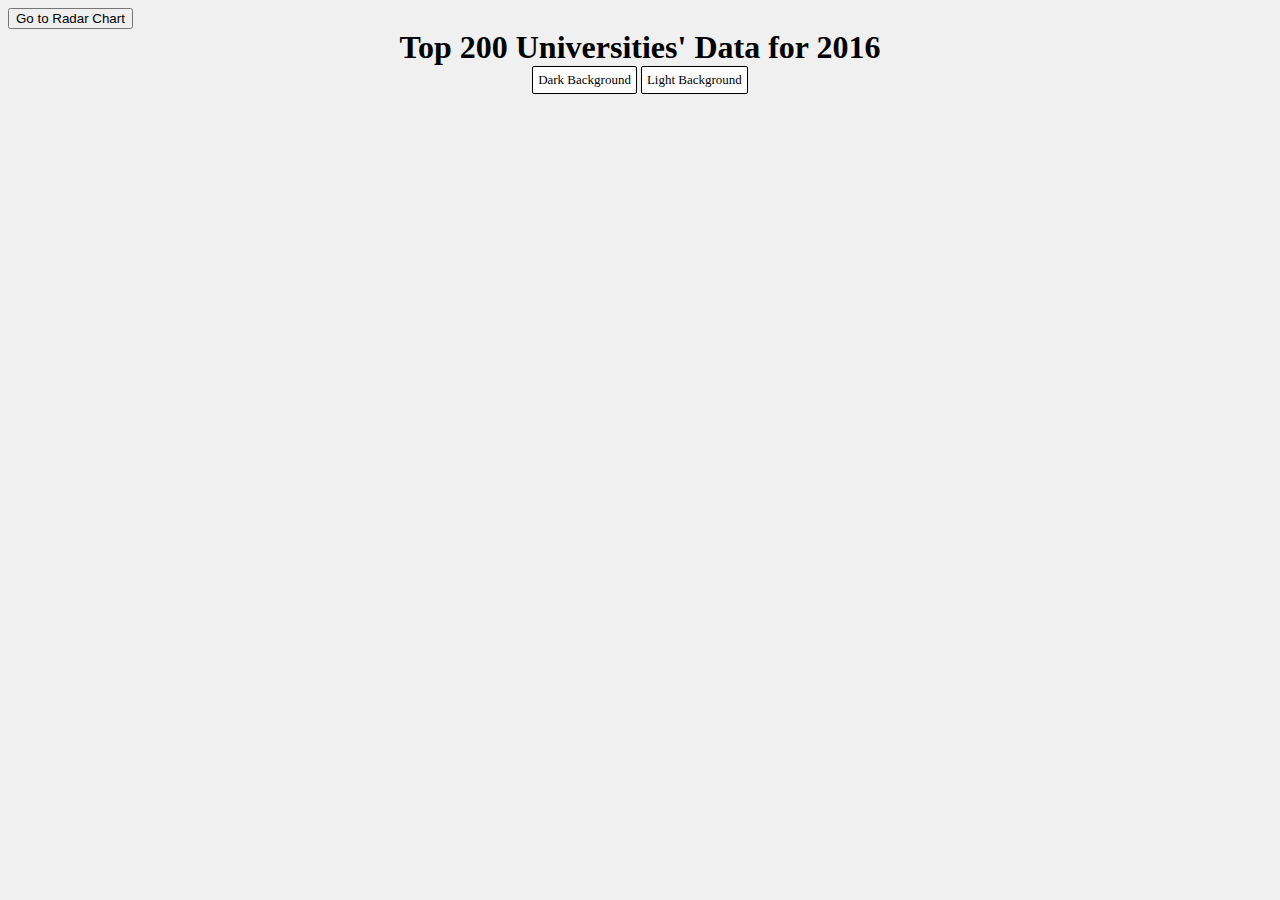
<file: parallel_coordinates.html>
<!DOCTYPE html>
<html>
<head>
	<title>Parallel Coordinates</title>
	<script src="http://d3js.org/d3.v3.min.js"></script>

	<script type="text/javascript" src="http://ajax.googleapis.com/ajax/libs/jquery/1.10.1/jquery.min.js"></script>
</head>
	<style>

	body {
		background: #f0f0f0;
	}

	svg {
	  font: 10px sans-serif;
	}

	body.dark {
	  background: #090909;
	  color: #ccc;
	}

	.dark .axis text {
	  fill: #f2f2f2;
	  text-shadow: 0 1px 0 #000, 1px 0 0 #000;
	}

	.dark .axis text.label {
	  fill: #ddd;
	}

	.dark .brush .extent {
	  fill: rgba(255,255,255,0.12);
	  stroke: rgba(0,0,0,0.5);
	}

	.background path {
	  fill: none;
	  stroke: #ddd;
	  shape-rendering: crispEdges;
	}

	.foreground path {
	  fill: none;
	  stroke: steelblue;
	}

	.brush .extent {
	  fill-opacity: .3;
	  stroke: #fff;
	  shape-rendering: crispEdges;
	}

	.axis line,
	.axis path {
	  fill: none;
	  stroke: #000;  /*axis color*/
	  shape-rendering: crispEdges;
	}

	.axis text {
	  text-shadow: 0 1px 0 #fff, 1px 0 0 #fff, 0 -1px 0 #fff, -1px 0 0 #fff;
	  cursor: move;
	}

	button{
	  display: inline-block;
	  font-family: 'Oswald', tahoma;
	  cursor: pointer;
	  /*margin-left: 20px;*/
	  border-radius: 2px;
	  text-decoration: none;
	  padding: 5px;
	  font-size: 13px;
	  background-color: white;
	  border: 1px solid black;
	}

	button:hover{
	  background-color: #ff5f78;
	}

	#heading {
		text-align: center;
		font-weight: bold;
		font-size: 2em;
	}

	.buttons {
		position:relative;
		text-align: center;
	}

	</style>

<body>
	
	<form action="http://reemanaqvi.github.io/radar_chart">
    	<input type="submit" value="Go to Radar Chart">
	</form>

	<div id="heading" >
		Top 200 Universities' Data for 2016
	</div>

	<div class="buttons">
		<button id="dark-theme">Dark Background</button>
    	<button id="light-theme">Light Background</button>
	</div>

	<!-- <button onclick="goBack()">Home</button> -->
	
	<script>


	// function goBack() {
	//     window.history.back();
	// }

	var margin = {top: 30, right: 10, bottom: 10, left: 10},
	    width = 1300 - margin.right - margin.left,
	    height = 600 - margin.top - margin.bottom;

	var x = d3.scale.ordinal().rangePoints([0, width], 1),
	    y = {},
	    dragging = {};

	var line = d3.svg.line(),
	    axis = d3.svg.axis().orient("left"),
	    background,
	    foreground;

	// Define the div for the tooltip
	var div = d3.select("body").append("div")	
    	.attr("class", "tooltip")				
    	.style("opacity", 0);

	var svg = d3.select("body").append("svg")
	    .attr("width", width + margin.left + margin.right)
	    .attr("height", height + margin.top + margin.bottom)
	    .append("g")
	    .attr("transform", "translate(" + margin.left + "," + margin.top + ")");

	
	d3.select("#dark-theme")
	    .on("click", function() {
	      d3.select("body").attr("class", "dark");
	    });

	d3.select("#light-theme")
	    .on("click", function() {
	      d3.select("body").attr("class", null);
	    });    

	// Read in the csv
	d3.csv("parcoords.csv", function(error, data) {
		data.forEach(function(d) {

			if (d.Income === "-") {
				d.Income = null;
			}
			if (d.Citations === "-") {
				d.Income = null;
			}
			if (d.International === "-") {
				d.International = null;
			}
	        // d.International_Students = parseFloat(d.International_Students) / 100.0;
	        
     	});


		x.domain(dimensions = d3.keys(data[0]).filter(function(d) {
			// if (d === "Univ") {
			// 	return false;
			// if (d == "Year") {
			// var xAxis = d3.svg.axis()
   //  			.scale(x)
   //  			.tickValues(["2011", "2012"]);
			// }
			if (d == "Country") {
				return  (y[d] = d3.scale.ordinal()
		        .domain(data.map(function(p) { return p[d]; }))
		        .rangePoints([0, height]));
			}
			if (d === "Rank") {
				return  (y[d] = d3.scale.linear()
		        .domain(d3.extent(data, function(p) { return +p[d]; }))
		        .range([0, height]));
			} else {
		    return (y[d] = d3.scale.linear()
		        .domain(d3.extent(data, function(p) { return +p[d]; }))
		        .range([height, 0]));
			}
    }));


		  // Add grey background lines for context.
		  background = svg.append("g")
		      .attr("class", "background")
		    .selectAll("path")
		      .data(data)
		    .enter().append("path")
		      .attr("d", path);

		  // Add blue foreground lines for focus.
		  foreground = svg.append("g")
		      .attr("class", "foreground")
		    .selectAll("path")
		      .data(data)
		    .enter().append("path")
		      .attr("d", path)
		      .style("stroke", function(d) {
		      	if (d["Country"] === "America")
		      		return "#E5006B";
		      	if (d["Country"] === "UK")
		      		return "#DD9E00";
		      	if (d["Country"] === "Switzerland")
		      		return "#03899B";
		      	if (d["Country"] === "Canada")
		      		return "#0F1B64";
		      	if (d["Country"] === "Singapore")
		      		return "#D64800";
		      	if (d["Country"] === "Sweden")
		      		return "#FA8603";
		      	if (d["Country"] === "Germany")
		      		return "#5102B3";
		      	if (d["Country"] === "Australia")
		      		return "#686114";
		      	if (d["Country"] === "Belgium")
		      		return "#5C0B1B";
		      	if (d["Country"] === "China")
		      		return "#0D92FE";
		      	if (d["Country"] === "Japan")
		      		return "red";
		      	if (d["Country"] === "Hong Kong")
		      		return "#BDD105";
		      	if (d["Country"] === "Netherlands")
		      		return "#0F8D03";
		      	if (d["Country"] === "France")
		      		return "#0E03AC";
		      	if (d["Country"] === "Finland")
		      		return "#999999";
		      	if (d["Country"] === "Denmark")
		      		return "#FEB117";
		      	if (d["Country"] === "South Korea")
		      		return "#6F8879";
		      	if (d["Country"] === "Italy")
		      		return "#09FC39";
		      	if (d["Country"] === "South Africa")
		      		return "#999999";
		      	if (d["Country"] === "Norway")
		      		return "red";
		      	if (d["Country"] === "Austria")
		      		return "#999999";
		      	if (d["Country"] === "Spain")
		      		return "#1B4B13";
		      	if (d["Country"] === "Ireland")
		      		return "#2117EC";
		      	if (d["Country"] === "Russia")
		      		return "#999999";
		      	if (d["Country"] === "Taiwan")
		      		return "#999999";
		      	if (d["Country"] === "New Zealand")
		      		return "#999999";
		      	if (d["Country"] === "Israel")
		      		return "#999999";	
		      	if (d["Country"] === "Luxembourg")
		      		return "#999999";	      				      				      				      		
		      });

		  // Add a group element for each dimension.
		  var g = svg.selectAll(".dimension")
		      .data(dimensions)
		    .enter().append("g")
		      .attr("class", "dimension")
		      .attr("transform", function(d) { return "translate(" + x(d) + ")"; })
		      .call(d3.behavior.drag()
		        .origin(function(d) { return {x: x(d)}; })
		        .on("dragstart", function(d) {
		          dragging[d] = x(d);
		          background.attr("visibility", "hidden");
		        })
		        .on("drag", function(d) {
		          dragging[d] = Math.min(width, Math.max(0, d3.event.x));
		          foreground.attr("d", path);
		          dimensions.sort(function(a, b) { return position(a) - position(b); });
		          x.domain(dimensions);
		          g.attr("transform", function(d) { return "translate(" + position(d) + ")"; })
		        })
		        .on("dragend", function(d) {
		          delete dragging[d];
		          transition(d3.select(this)).attr("transform", "translate(" + x(d) + ")");
		          transition(foreground).attr("d", path);
		          background
		              .attr("d", path)
		            .transition()
		              .delay(500)
		              .duration(0)
		              .attr("visibility", null);
		        }));

		  // Add an axis and title.
		  g.append("g")
		      .attr("class", "axis")
		      .each(function(d) { d3.select(this).call(axis.scale(y[d])); })
		    .append("text")
		      .style("text-anchor", "middle")
		      .attr("y", -9)
		      .text(function(d) { return d; });

		  // Add and store a brush for each axis.
		  g.append("g")
		      .attr("class", "brush")
		      .each(function(d) {
		        d3.select(this).call(y[d].brush = d3.svg.brush().y(y[d]).on("brushstart", brushstart).on("brush", brush));
		      })
		    .selectAll("rect")
		      .attr("x", -8)
		      .attr("width", 16);

     });
	
	function position(d) {
	  var v = dragging[d];
	  return v == null ? x(d) : v;
	}

	function transition(g) {
	  return g.transition().duration(500);
	}

	// Returns the path for a given data point.
	function path(d) {
	  return line(dimensions.map(function(p) { return [position(p), y[p](d[p])]; }));
	}

	function brushstart() {
	  d3.event.sourceEvent.stopPropagation();
	}

	// Handles a brush event, toggling the display of foreground lines.
	function brush() {
	  var actives = dimensions.filter(function(p) { return !y[p].brush.empty(); }),
	      extents = actives.map(function(p) { return y[p].brush.extent(); });
	  foreground.style("display", function(d) {
	    return actives.every(function(p, i) {
	      return extents[i][0] <= d[p] && d[p] <= extents[i][1];
	    }) ? null : "none";
	  });
	}
    </script>
  </body>
</html>
</file>
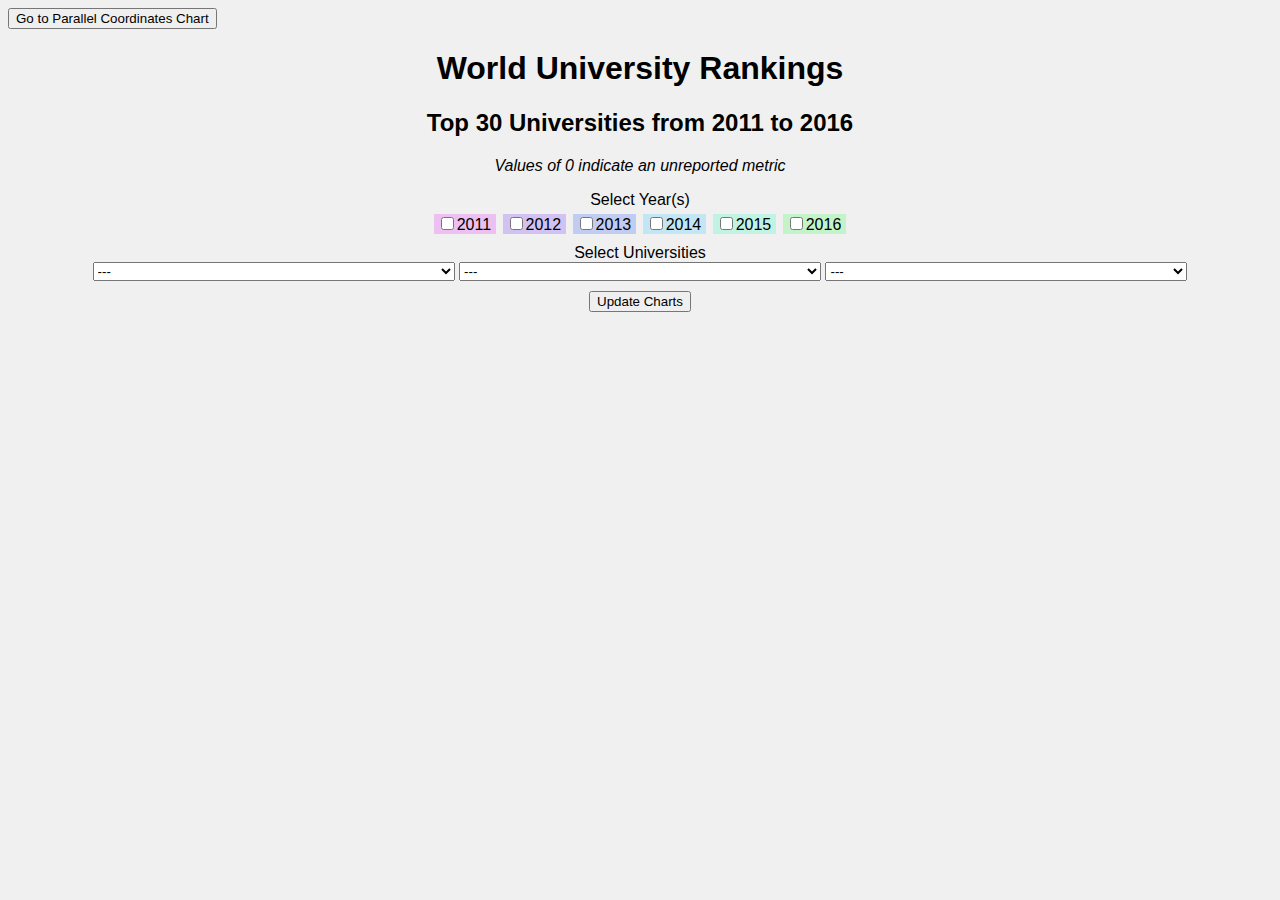
<file: radar_chart.html>
<!-- d3 Interactive Visualization HTML -->

<!DOCTYPE html>

<html lang="en">
  <head>
    <meta charset="utf-8">
    <title>Radar Chart</title>
    <link rel="stylesheet" type="text/css" href="radar_chart.css">
    <script type="text/javascript" src="d3/d3.v3.js"></script>
    <script src="radar_chart.js"></script>
    <script src="http://ajax.googleapis.com/ajax/libs/jquery/1.9.1/jquery.min.js"></script>
  </head>
  <body>
    <form action="http://reemanaqvi.github.io/parallel_coordinates.html">
      <input type="submit" value="Go to Parallel Coordinates Chart">
    </form>

    <div id='title_box'>
      <h1 id='title'>World University Rankings</h1>
      <h2 id='subtitle'>Top 30 Universities from 2011 to 2016</h2>
      <p id='note'>Values of 0 indicate an unreported metric</p>
    </div>
    <div id='radar_params'>
      <div id='years'>Select Year(s)<br>
        <div id='c2011'><input type='checkbox' id='2011' value='2011'>2011</div>
        <div id='c2012'><input type='checkbox' id='2012' value='2012'>2012</div>
        <div id='c2013'><input type='checkbox' id='2013' value='2013'>2013</div>
        <div id='c2014'><input type='checkbox' id='2014' value='2014'>2014</div>
        <div id='c2015'><input type='checkbox' id='2015' value='2015'>2015</div>
        <div id='c2016'><input type='checkbox' id='2016' value='2016'>2016</div>
      </div>
      <div id='universities'>Select Universities<br>
        <select id='university1'><option>---</option></select>
        <select id='university2'><option>---</option></select>
        <select id='university3'><option>---</option></select>
      </div>
      <div id='render_button'>
        <button type='button' onclick=render()>Update Charts</button>
      </div>
    </div>
    <div id='charts'>
      <div id='chart1' ></div>
      <div id='chart2' ></div>
      <div id='chart3' ></div>
    </div>

    <script>
    function goBack() {
      window.history.back();
    }
    </script>

    <script>
    var uni1;
    var uni2;
    var uni3;

    $( '#university1' ).change(function() {
      uni1 = $( '#university1 option:selected' ).text();
    });
    
    $( '#university2' ).change(function() {
      uni2 = $( '#university2 option:selected' ).text();
    });
    
    $( '#university3' ).change(function() {
      uni3 = $( '#university3 option:selected' ).text();
    });

    var y2011;
    var y2012;
    var y2013;
    var y2014;
    var y2015;
    var y2016;

    $( '#2011' ).change(function(e) {
      y2011 = $( '#2011:checked' ).val();
    });

    $( '#2012' ).change(function(e) {
      y2012 = $( '#2012:checked' ).val();
    });

    $( '#2013' ).change(function(e) {
      y2013 = $( '#2013:checked' ).val();
    });

    $( '#2014' ).change(function(e) {
      y2014 = $( '#2014:checked' ).val();
    });

    $( '#2015' ).change(function(e) {
      y2015 = $( '#2015:checked' ).val();
    });

    $( '#2016' ).change(function(e) {
      y2016 = $( '#2016:checked' ).val();
    });

    </script>


    <script>
    
    // Modified from: http://www.w3schools.com/jsref/met_select_add.asp
    function addToList(uni_name, id) {
      var x = document.getElementById(id);
      var option = document.createElement("option");
      option.text = uni_name;
      x.add(option, x[-1]);
    };

    // Modified from: http://stackoverflow.com/questions/2248976/check-if-value-is-in-select-list-with-jquery
    function inOptions(uni_name, id) {
      for (i = 0, opts = document.getElementById(id).options; i < opts.length; ++i) {
        if (opts[i].value === uni_name) {
          return true;
          break;
        }
      }
      return false;
    };


    var y2011data = [];
    var y2012data = [];
    var y2013data = [];
    var y2014data = [];
    var y2015data = [];
    var y2016data = [];


    // Imports, and converts, data from .csv
    d3.csv('timesData_radar.csv', function(error, data) {
      data.forEach(function(d) {
        if (!inOptions(d.university_name, 'university1')) {
          addToList(d.university_name, 'university1');
          addToList(d.university_name, 'university2');
          addToList(d.university_name, 'university3');
        };
        if (isNaN(+d.total_score)) {total_score = null} else {total_score = +d.total_score};
        if (isNaN(+d.teaching)) {teaching = null} else {teaching = +d.teaching};
        if (isNaN(+d.international)) {international = null} else {international = +d.international};
        if (isNaN(+d.research)) {research = null} else {research = +d.research};
        if (isNaN(+d.citations)) {citations = null} else {citations = +d.citations};
        if (isNaN(+d.income)) {income = null} else {income = +d.income};
        eval('y'+d.year+'data').push(
          {
            schoolName: d.university_name,
            schoolData: {
              className: '_'+d.year+'_',
              axes: [
                {axis: "Total Score", value: total_score},
                {axis: "Teaching", value: teaching},
                {axis: "International", value: international},
                {axis: "Research", value: research},
                {axis: "Citations", value: citations},
                {axis: "Income", value: income}
              ]
            }
          }
        );
      });
    });

    function selectData(uniNum) {
      temp = [];
      for (j = 1; j < 7; j++) {
        if (eval('y201'+j) != null) {
          dataset = eval('y201'+j+'data');
          for (i = 0; i < dataset.length; i++) {
            if (dataset[i]['schoolName'] == uniNum) {
              temp.push(dataset[i]['schoolData']);
            }
          }
        }
      };
      return temp;
    };

    function render() {
      
      one = selectData(uni1);
      two = selectData(uni2);
      three = selectData(uni3);

      // Overrides default configuration settings in JS file
      RadarChart.defaultConfig.color = function() {};
      RadarChart.defaultConfig.radius = 3;
      RadarChart.defaultConfig.w = 350;
      RadarChart.defaultConfig.h = 350;

      var chart = RadarChart.chart();
      var cfg = chart.config(); // retrieve default config
      if (one.length > 0) {RadarChart.draw('#chart1', one, cfg)} else {(d3.select('#chart1').select('svg').remove())};
      if (two.length > 0) {RadarChart.draw('#chart2', two, cfg)} else {(d3.select('#chart2').select('svg').remove())};
      if (three.length > 0) {RadarChart.draw('#chart3', three, cfg)} else {(d3.select('#chart3').select('svg').remove())};
    }
    </script>
  </body>
</html>
</file>
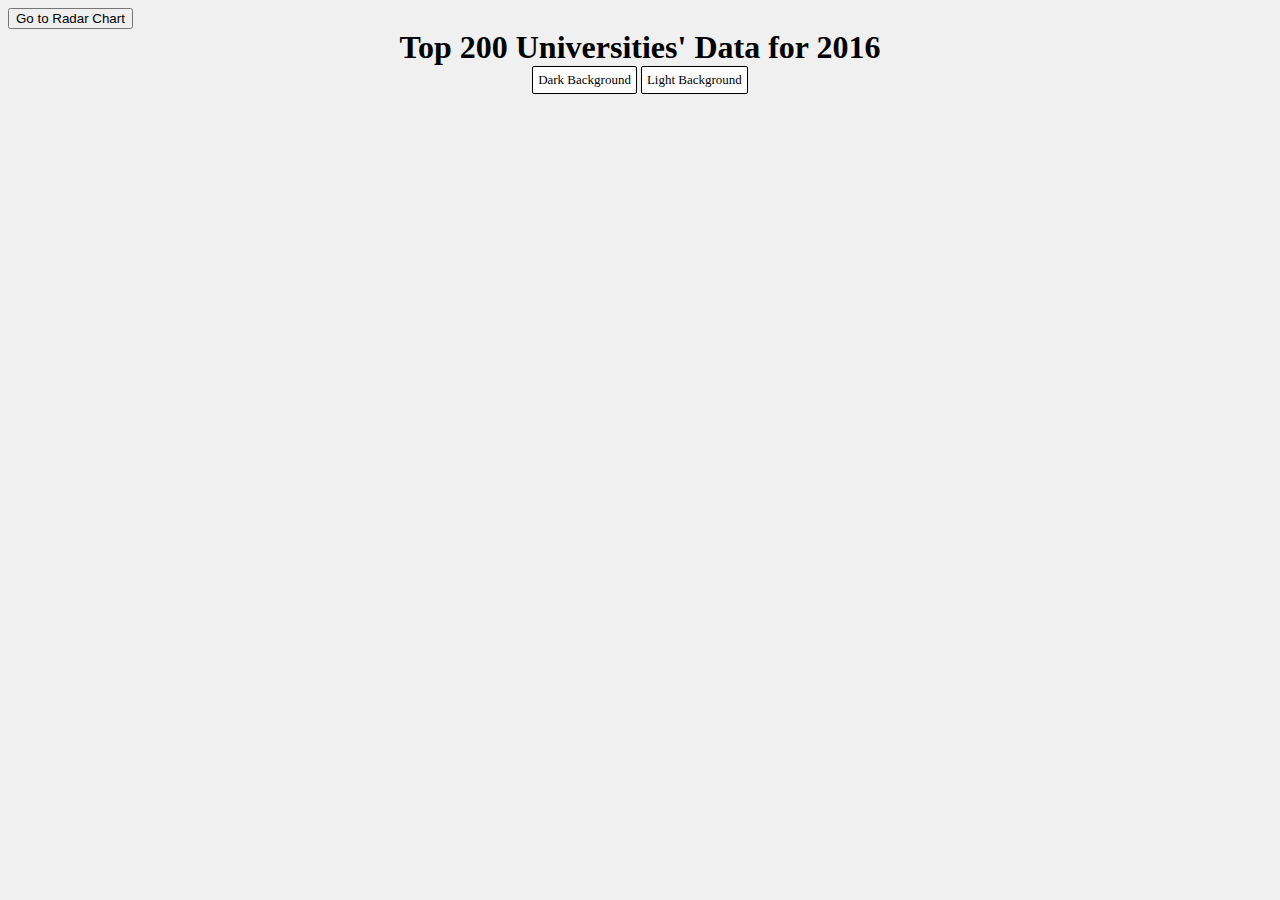
<file: d3/parallel_coordinates.html>
<!DOCTYPE html>
<html>
<head>
	<title>Parallel Coordinates</title>
	<script src="http://d3js.org/d3.v3.min.js"></script>

	<script type="text/javascript" src="http://ajax.googleapis.com/ajax/libs/jquery/1.10.1/jquery.min.js"></script>
</head>
	<style>

	body {
		background: #f0f0f0;
	}

	svg {
	  font: 10px sans-serif;
	}

	body.dark {
	  background: #090909;
	  color: #ccc;
	}

	.dark .axis text {
	  fill: #f2f2f2;
	  text-shadow: 0 1px 0 #000, 1px 0 0 #000;
	}

	.dark .axis text.label {
	  fill: #ddd;
	}

	.dark .brush .extent {
	  fill: rgba(255,255,255,0.12);
	  stroke: rgba(0,0,0,0.5);
	}

	.background path {
	  fill: none;
	  stroke: #ddd;
	  shape-rendering: crispEdges;
	}

	.foreground path {
	  fill: none;
	  stroke: steelblue;
	}

	.brush .extent {
	  fill-opacity: .3;
	  stroke: #fff;
	  shape-rendering: crispEdges;
	}

	.axis line,
	.axis path {
	  fill: none;
	  stroke: #000;  /*axis color*/
	  shape-rendering: crispEdges;
	}

	.axis text {
	  text-shadow: 0 1px 0 #fff, 1px 0 0 #fff, 0 -1px 0 #fff, -1px 0 0 #fff;
	  cursor: move;
	}

	button{
	  display: inline-block;
	  font-family: 'Oswald', tahoma;
	  cursor: pointer;
	  /*margin-left: 20px;*/
	  border-radius: 2px;
	  text-decoration: none;
	  padding: 5px;
	  font-size: 13px;
	  background-color: white;
	  border: 1px solid black;
	}

	button:hover{
	  background-color: #ff5f78;
	}

	#heading {
		text-align: center;
		font-weight: bold;
		font-size: 2em;
	}

	.buttons {
		position:relative;
		text-align: center;
	}

	</style>

<body>
	
	<form action="http://reemanaqvi.github.io/d3/radar_chart">
    	<input type="submit" value="Go to Radar Chart">
	</form>

	<div id="heading" >
		Top 200 Universities' Data for 2016
	</div>

	<div class="buttons">
		<button id="dark-theme">Dark Background</button>
    	<button id="light-theme">Light Background</button>
	</div>

	<!-- <button onclick="goBack()">Home</button> -->
	
	<script>


	// function goBack() {
	//     window.history.back();
	// }

	var margin = {top: 30, right: 10, bottom: 10, left: 10},
	    width = 1300 - margin.right - margin.left,
	    height = 600 - margin.top - margin.bottom;

	var x = d3.scale.ordinal().rangePoints([0, width], 1),
	    y = {},
	    dragging = {};

	var line = d3.svg.line(),
	    axis = d3.svg.axis().orient("left"),
	    background,
	    foreground;

	// Define the div for the tooltip
	var div = d3.select("body").append("div")	
    	.attr("class", "tooltip")				
    	.style("opacity", 0);

	var svg = d3.select("body").append("svg")
	    .attr("width", width + margin.left + margin.right)
	    .attr("height", height + margin.top + margin.bottom)
	    .append("g")
	    .attr("transform", "translate(" + margin.left + "," + margin.top + ")");

	
	d3.select("#dark-theme")
	    .on("click", function() {
	      d3.select("body").attr("class", "dark");
	    });

	d3.select("#light-theme")
	    .on("click", function() {
	      d3.select("body").attr("class", null);
	    });    

	// Read in the csv
	d3.csv("parcoords.csv", function(error, data) {
		data.forEach(function(d) {

			if (d.Income === "-") {
				d.Income = null;
			}
			if (d.Citations === "-") {
				d.Income = null;
			}
			if (d.International === "-") {
				d.International = null;
			}
	        // d.International_Students = parseFloat(d.International_Students) / 100.0;
	        
     	});


		x.domain(dimensions = d3.keys(data[0]).filter(function(d) {
			// if (d === "Univ") {
			// 	return false;
			// if (d == "Year") {
			// var xAxis = d3.svg.axis()
   //  			.scale(x)
   //  			.tickValues(["2011", "2012"]);
			// }
			if (d == "Country") {
				return  (y[d] = d3.scale.ordinal()
		        .domain(data.map(function(p) { return p[d]; }))
		        .rangePoints([0, height]));
			}
			if (d === "Rank") {
				return  (y[d] = d3.scale.linear()
		        .domain(d3.extent(data, function(p) { return +p[d]; }))
		        .range([0, height]));
			} else {
		    return (y[d] = d3.scale.linear()
		        .domain(d3.extent(data, function(p) { return +p[d]; }))
		        .range([height, 0]));
			}
    }));


		  // Add grey background lines for context.
		  background = svg.append("g")
		      .attr("class", "background")
		    .selectAll("path")
		      .data(data)
		    .enter().append("path")
		      .attr("d", path);

		  // Add blue foreground lines for focus.
		  foreground = svg.append("g")
		      .attr("class", "foreground")
		    .selectAll("path")
		      .data(data)
		    .enter().append("path")
		      .attr("d", path)
		      .style("stroke", function(d) {
		      	if (d["Country"] === "America")
		      		return "#E5006B";
		      	if (d["Country"] === "UK")
		      		return "#DD9E00";
		      	if (d["Country"] === "Switzerland")
		      		return "#03899B";
		      	if (d["Country"] === "Canada")
		      		return "#0F1B64";
		      	if (d["Country"] === "Singapore")
		      		return "#D64800";
		      	if (d["Country"] === "Sweden")
		      		return "#FA8603";
		      	if (d["Country"] === "Germany")
		      		return "#5102B3";
		      	if (d["Country"] === "Australia")
		      		return "#686114";
		      	if (d["Country"] === "Belgium")
		      		return "#5C0B1B";
		      	if (d["Country"] === "China")
		      		return "#0D92FE";
		      	if (d["Country"] === "Japan")
		      		return "red";
		      	if (d["Country"] === "Hong Kong")
		      		return "#BDD105";
		      	if (d["Country"] === "Netherlands")
		      		return "#0F8D03";
		      	if (d["Country"] === "France")
		      		return "#0E03AC";
		      	if (d["Country"] === "Finland")
		      		return "#999999";
		      	if (d["Country"] === "Denmark")
		      		return "#FEB117";
		      	if (d["Country"] === "South Korea")
		      		return "#6F8879";
		      	if (d["Country"] === "Italy")
		      		return "#09FC39";
		      	if (d["Country"] === "South Africa")
		      		return "#999999";
		      	if (d["Country"] === "Norway")
		      		return "red";
		      	if (d["Country"] === "Austria")
		      		return "#999999";
		      	if (d["Country"] === "Spain")
		      		return "#1B4B13";
		      	if (d["Country"] === "Ireland")
		      		return "#2117EC";
		      	if (d["Country"] === "Russia")
		      		return "#999999";
		      	if (d["Country"] === "Taiwan")
		      		return "#999999";
		      	if (d["Country"] === "New Zealand")
		      		return "#999999";
		      	if (d["Country"] === "Israel")
		      		return "#999999";	
		      	if (d["Country"] === "Luxembourg")
		      		return "#999999";	      				      				      				      		
		      });

		  // Add a group element for each dimension.
		  var g = svg.selectAll(".dimension")
		      .data(dimensions)
		    .enter().append("g")
		      .attr("class", "dimension")
		      .attr("transform", function(d) { return "translate(" + x(d) + ")"; })
		      .call(d3.behavior.drag()
		        .origin(function(d) { return {x: x(d)}; })
		        .on("dragstart", function(d) {
		          dragging[d] = x(d);
		          background.attr("visibility", "hidden");
		        })
		        .on("drag", function(d) {
		          dragging[d] = Math.min(width, Math.max(0, d3.event.x));
		          foreground.attr("d", path);
		          dimensions.sort(function(a, b) { return position(a) - position(b); });
		          x.domain(dimensions);
		          g.attr("transform", function(d) { return "translate(" + position(d) + ")"; })
		        })
		        .on("dragend", function(d) {
		          delete dragging[d];
		          transition(d3.select(this)).attr("transform", "translate(" + x(d) + ")");
		          transition(foreground).attr("d", path);
		          background
		              .attr("d", path)
		            .transition()
		              .delay(500)
		              .duration(0)
		              .attr("visibility", null);
		        }));

		  // Add an axis and title.
		  g.append("g")
		      .attr("class", "axis")
		      .each(function(d) { d3.select(this).call(axis.scale(y[d])); })
		    .append("text")
		      .style("text-anchor", "middle")
		      .attr("y", -9)
		      .text(function(d) { return d; });

		  // Add and store a brush for each axis.
		  g.append("g")
		      .attr("class", "brush")
		      .each(function(d) {
		        d3.select(this).call(y[d].brush = d3.svg.brush().y(y[d]).on("brushstart", brushstart).on("brush", brush));
		      })
		    .selectAll("rect")
		      .attr("x", -8)
		      .attr("width", 16);

     });
	
	function position(d) {
	  var v = dragging[d];
	  return v == null ? x(d) : v;
	}

	function transition(g) {
	  return g.transition().duration(500);
	}

	// Returns the path for a given data point.
	function path(d) {
	  return line(dimensions.map(function(p) { return [position(p), y[p](d[p])]; }));
	}

	function brushstart() {
	  d3.event.sourceEvent.stopPropagation();
	}

	// Handles a brush event, toggling the display of foreground lines.
	function brush() {
	  var actives = dimensions.filter(function(p) { return !y[p].brush.empty(); }),
	      extents = actives.map(function(p) { return y[p].brush.extent(); });
	  foreground.style("display", function(d) {
	    return actives.every(function(p, i) {
	      return extents[i][0] <= d[p] && d[p] <= extents[i][1];
	    }) ? null : "none";
	  });
	}
    </script>
  </body>
</html>
</file>
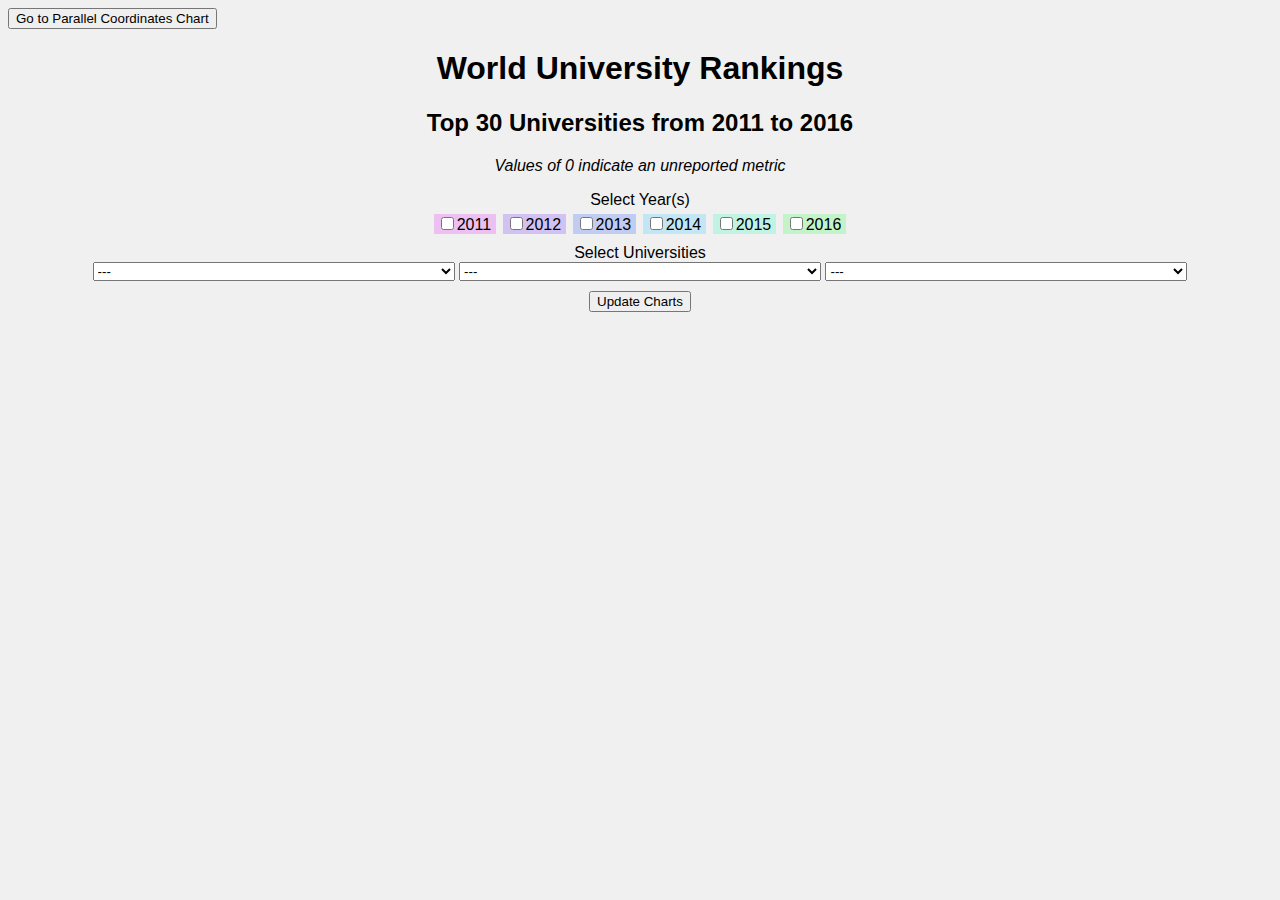
<file: d3/radar_chart.html>
<!-- d3 Interactive Visualization HTML -->

<!DOCTYPE html>

<html lang="en">
  <head>
    <meta charset="utf-8">
    <title>Radar Chart</title>
    <link rel="stylesheet" type="text/css" href="radar_chart.css">
    <script type="text/javascript" src="d3.v3.js"></script>
    <script src="radar_chart.js"></script>
    <script src="http://ajax.googleapis.com/ajax/libs/jquery/1.9.1/jquery.min.js"></script>
  </head>
  <body>
    <form action="http://reemanaqvi.github.io/d3/parallel_coordinates.html">
      <input type="submit" value="Go to Parallel Coordinates Chart">
    </form>

    <div id='title_box'>
      <h1 id='title'>World University Rankings</h1>
      <h2 id='subtitle'>Top 30 Universities from 2011 to 2016</h2>
      <p id='note'>Values of 0 indicate an unreported metric</p>
    </div>
    <div id='radar_params'>
      <div id='years'>Select Year(s)<br>
        <div id='c2011'><input type='checkbox' id='2011' value='2011'>2011</div>
        <div id='c2012'><input type='checkbox' id='2012' value='2012'>2012</div>
        <div id='c2013'><input type='checkbox' id='2013' value='2013'>2013</div>
        <div id='c2014'><input type='checkbox' id='2014' value='2014'>2014</div>
        <div id='c2015'><input type='checkbox' id='2015' value='2015'>2015</div>
        <div id='c2016'><input type='checkbox' id='2016' value='2016'>2016</div>
      </div>
      <div id='universities'>Select Universities<br>
        <select id='university1'><option>---</option></select>
        <select id='university2'><option>---</option></select>
        <select id='university3'><option>---</option></select>
      </div>
      <div id='render_button'>
        <button type='button' onclick=render()>Update Charts</button>
      </div>
    </div>
    <div id='charts'>
      <div id='chart1' ></div>
      <div id='chart2' ></div>
      <div id='chart3' ></div>
    </div>

    <script>
    function goBack() {
      window.history.back();
    }
    </script>

    <script>
    var uni1;
    var uni2;
    var uni3;

    $( '#university1' ).change(function() {
      uni1 = $( '#university1 option:selected' ).text();
    });
    
    $( '#university2' ).change(function() {
      uni2 = $( '#university2 option:selected' ).text();
    });
    
    $( '#university3' ).change(function() {
      uni3 = $( '#university3 option:selected' ).text();
    });

    var y2011;
    var y2012;
    var y2013;
    var y2014;
    var y2015;
    var y2016;

    $( '#2011' ).change(function(e) {
      y2011 = $( '#2011:checked' ).val();
    });

    $( '#2012' ).change(function(e) {
      y2012 = $( '#2012:checked' ).val();
    });

    $( '#2013' ).change(function(e) {
      y2013 = $( '#2013:checked' ).val();
    });

    $( '#2014' ).change(function(e) {
      y2014 = $( '#2014:checked' ).val();
    });

    $( '#2015' ).change(function(e) {
      y2015 = $( '#2015:checked' ).val();
    });

    $( '#2016' ).change(function(e) {
      y2016 = $( '#2016:checked' ).val();
    });

    </script>


    <script>
    
    // Modified from: http://www.w3schools.com/jsref/met_select_add.asp
    function addToList(uni_name, id) {
      var x = document.getElementById(id);
      var option = document.createElement("option");
      option.text = uni_name;
      x.add(option, x[-1]);
    };

    // Modified from: http://stackoverflow.com/questions/2248976/check-if-value-is-in-select-list-with-jquery
    function inOptions(uni_name, id) {
      for (i = 0, opts = document.getElementById(id).options; i < opts.length; ++i) {
        if (opts[i].value === uni_name) {
          return true;
          break;
        }
      }
      return false;
    };


    var y2011data = [];
    var y2012data = [];
    var y2013data = [];
    var y2014data = [];
    var y2015data = [];
    var y2016data = [];


    // Imports, and converts, data from .csv
    d3.csv('timesData_radar.csv', function(error, data) {
      data.forEach(function(d) {
        if (!inOptions(d.university_name, 'university1')) {
          addToList(d.university_name, 'university1');
          addToList(d.university_name, 'university2');
          addToList(d.university_name, 'university3');
        };
        if (isNaN(+d.total_score)) {total_score = null} else {total_score = +d.total_score};
        if (isNaN(+d.teaching)) {teaching = null} else {teaching = +d.teaching};
        if (isNaN(+d.international)) {international = null} else {international = +d.international};
        if (isNaN(+d.research)) {research = null} else {research = +d.research};
        if (isNaN(+d.citations)) {citations = null} else {citations = +d.citations};
        if (isNaN(+d.income)) {income = null} else {income = +d.income};
        eval('y'+d.year+'data').push(
          {
            schoolName: d.university_name,
            schoolData: {
              className: '_'+d.year+'_',
              axes: [
                {axis: "Total Score", value: total_score},
                {axis: "Teaching", value: teaching},
                {axis: "International", value: international},
                {axis: "Research", value: research},
                {axis: "Citations", value: citations},
                {axis: "Income", value: income}
              ]
            }
          }
        );
      });
    });

    function selectData(uniNum) {
      temp = [];
      for (j = 1; j < 7; j++) {
        if (eval('y201'+j) != null) {
          dataset = eval('y201'+j+'data');
          for (i = 0; i < dataset.length; i++) {
            if (dataset[i]['schoolName'] == uniNum) {
              temp.push(dataset[i]['schoolData']);
            }
          }
        }
      };
      return temp;
    };

    function render() {
      
      one = selectData(uni1);
      two = selectData(uni2);
      three = selectData(uni3);

      // Overrides default configuration settings in JS file
      RadarChart.defaultConfig.color = function() {};
      RadarChart.defaultConfig.radius = 3;
      RadarChart.defaultConfig.w = 350;
      RadarChart.defaultConfig.h = 350;

      var chart = RadarChart.chart();
      var cfg = chart.config(); // retrieve default config
      if (one.length > 0) {RadarChart.draw('#chart1', one, cfg)} else {(d3.select('#chart1').select('svg').remove())};
      if (two.length > 0) {RadarChart.draw('#chart2', two, cfg)} else {(d3.select('#chart2').select('svg').remove())};
      if (three.length > 0) {RadarChart.draw('#chart3', three, cfg)} else {(d3.select('#chart3').select('svg').remove())};
    }
    </script>
  </body>
</html>
</file>
<file: radar_chart.css>
/*Original CSS from Source File:*/

.radar-chart .level {
  stroke: grey;
  stroke-width: 0.5;
}
.radar-chart .axis line {
  stroke: grey;
  stroke-width: 1;
}
.radar-chart .axis .legend {
  font-family: sans-serif;
  font-size: 10px;
}
.radar-chart .axis .legend.top {
  dy:1em;
}
.radar-chart .axis .legend.left {
  text-anchor: start;
}
.radar-chart .axis .legend.middle {
  text-anchor: middle;
}
.radar-chart .axis .legend.right {
  text-anchor: end;
}

.radar-chart .tooltip {
  font-family: sans-serif;
  font-size: 13px;
  transition: opacity 200ms;
  opacity: 0;
}
.radar-chart .tooltip.visible {
  opacity: 1;
}

/* transitions */
.radar-chart .area, .radar-chart .circle {
  transition: opacity 300ms, fill-opacity 200ms;
  opacity: 1;
}
.radar-chart .d3-enter, .radar-chart .d3-exit {
  opacity: 0;
}

/*Updated CSS Below*/

html {
  font-family: sans-serif;
  background: #f0f0f0;
}

#title_box, #render_button, #charts {
  text-align: center;
}

#radar_params {
  margin-bottom: 10px;
}

#note {
  text-align: center;
  font-style: italic;
}

#years, #universities {
  text-align: center;
  margin-bottom: 10px;
}

#chart1 , #chart2, #chart3 {
  display: inline-block;
  width: 30%;
}

#c2011, #c2012, #c2013, #c2014, #c2015, #c2016 {
  display: inline-block;
  padding-left: 3px;
  padding-right: 5px;
  margin-top: 5px;
  margin-left: 1px;
  margin-right: 1px;
}

#c2011 {
  background: rgba(218, 5, 251, 0.2);
}
#c2012 {
  background: rgba(86, 8, 253, 0.2);
}
#c2013 {
  background: rgba(5, 59, 254, 0.2);
}
#c2014 {
  background: rgba(8, 191, 255, 0.2);
}
#c2015 {
  background: rgba(5, 255, 183, 0.2);
}
#c2016 {
  background: rgba(8, 255, 44, 0.2);
}

.radar-chart .area {
  stroke-width: 1;
  stroke-opacity: 0.7;
  fill-opacity: 0.2;
}
.radar-chart.focus .area {
  fill-opacity: 0.1;
}
.radar-chart.focus .area.focused {
  fill-opacity: 0.5;
}
.radar-chart .circle {
  fill-opacity: 0.9;
}

.area._2011_, ._2011_ .circle {
  fill: #DA05FB;
  stroke: #DA05FB;
}
.area._2012_, ._2012_ .circle {
  fill: #5608FD;
  stroke: #5608FD;
}
.area._2013_, ._2013_ .circle {
  fill: #053BFE;
  stroke: #053BFE;
}
.area._2014_, ._2014_ .circle {
  fill: #08BFFF;
  stroke: #08BFFF;
}
.area._2015_, ._2015_ .circle {
  fill: #05FFB7;
  stroke: #05FFB7;
}
.area._2016_, ._2016_ .circle {
  fill: #08FF2C;
  stroke: #08FF2C;
}
</file>
<file: d3/radar_chart.css>
/*Original CSS from Source File:*/

.radar-chart .level {
  stroke: grey;
  stroke-width: 0.5;
}
.radar-chart .axis line {
  stroke: grey;
  stroke-width: 1;
}
.radar-chart .axis .legend {
  font-family: sans-serif;
  font-size: 10px;
}
.radar-chart .axis .legend.top {
  dy:1em;
}
.radar-chart .axis .legend.left {
  text-anchor: start;
}
.radar-chart .axis .legend.middle {
  text-anchor: middle;
}
.radar-chart .axis .legend.right {
  text-anchor: end;
}

.radar-chart .tooltip {
  font-family: sans-serif;
  font-size: 13px;
  transition: opacity 200ms;
  opacity: 0;
}
.radar-chart .tooltip.visible {
  opacity: 1;
}

/* transitions */
.radar-chart .area, .radar-chart .circle {
  transition: opacity 300ms, fill-opacity 200ms;
  opacity: 1;
}
.radar-chart .d3-enter, .radar-chart .d3-exit {
  opacity: 0;
}

/*Updated CSS Below*/

html {
  font-family: sans-serif;
  background: #f0f0f0;
}

#title_box, #render_button, #charts {
  text-align: center;
}

#radar_params {
  margin-bottom: 10px;
}

#note {
  text-align: center;
  font-style: italic;
}

#years, #universities {
  text-align: center;
  margin-bottom: 10px;
}

#chart1 , #chart2, #chart3 {
  display: inline-block;
  width: 30%;
}

#c2011, #c2012, #c2013, #c2014, #c2015, #c2016 {
  display: inline-block;
  padding-left: 3px;
  padding-right: 5px;
  margin-top: 5px;
  margin-left: 1px;
  margin-right: 1px;
}

#c2011 {
  background: rgba(218, 5, 251, 0.2);
}
#c2012 {
  background: rgba(86, 8, 253, 0.2);
}
#c2013 {
  background: rgba(5, 59, 254, 0.2);
}
#c2014 {
  background: rgba(8, 191, 255, 0.2);
}
#c2015 {
  background: rgba(5, 255, 183, 0.2);
}
#c2016 {
  background: rgba(8, 255, 44, 0.2);
}

.radar-chart .area {
  stroke-width: 1;
  stroke-opacity: 0.7;
  fill-opacity: 0.2;
}
.radar-chart.focus .area {
  fill-opacity: 0.1;
}
.radar-chart.focus .area.focused {
  fill-opacity: 0.5;
}
.radar-chart .circle {
  fill-opacity: 0.9;
}

.area._2011_, ._2011_ .circle {
  fill: #DA05FB;
  stroke: #DA05FB;
}
.area._2012_, ._2012_ .circle {
  fill: #5608FD;
  stroke: #5608FD;
}
.area._2013_, ._2013_ .circle {
  fill: #053BFE;
  stroke: #053BFE;
}
.area._2014_, ._2014_ .circle {
  fill: #08BFFF;
  stroke: #08BFFF;
}
.area._2015_, ._2015_ .circle {
  fill: #05FFB7;
  stroke: #05FFB7;
}
.area._2016_, ._2016_ .circle {
  fill: #08FF2C;
  stroke: #08FF2C;
}
</file>
<file: refugees/style.css>
/*Reset any inherent browser css*/
* {
	margin: 0;
	padding: 0;
	border: 0;
}

html, body {
	color: white;
	background: #22252a;
	/*font-family: Montserrat,"Helvetica Neue",Helvetica,Arial,sans-serif;*/
	/*text-shadow: 2px 2px 8px #000;*/
	font-family: 'Open Sans', sans-serif;	

}
h1 {
	font-size: 6em;
	text-align: center;
	color: #e6b800;
	text-transform: uppercase;
	text-shadow: 2px 2px 8px #000;
	/*vertical-align: middle;*/
}

h2 {
	font-size: 2em;
	text-align: center;
	color: #F5E35D;
}

h4 {
	font-size: 2em;
	text-align: center;
	padding-top: 2%;
	color: #ffcc00;
}
a {
	text-shadow: none;
	color: #fcfae8;

}

#title {
	padding-top: 20%;
	padding-right: 10%;
	padding-left: 10%;
	font-size: 1.5em;
	text-shadow: none;
	color: #fcfae8;
}
#intro-blurb {
	padding-top: 12%;
	padding-right: 10%;
	padding-left: 10%;
	font-size: 1.7em;
	text-shadow: none;
	color: #fcfae8;
}
#threecountry-blurb {
	padding-top: 17%;
	padding-right: 10%;
	padding-left: 10%;
	font-size: 2em;
	text-shadow: 2px 2px 8px #000;
	color: #fcfae8;
}
#immigration-blurb {
	padding-top: 15%;
	padding-right: 10%;
	padding-left: 10%;
	font-size: 2em;
	text-shadow: 2px 2px 8px #000;
	color: #fcfae8;
}
#end-blurb {
	padding-top: 13%;
	padding-right: 10%;
	padding-left: 10%;
	font-size: 2em;
	text-shadow: 2px 2px 8px #000;
	color: #fcfae8;
}

.banner {
	margin: 0 auto;
	text-align: center;
	height: 100vh;
	width: auto;

}

.tableau {
	margin: 0 auto;
}

.tableauPlaceholder {
	margin: 0 auto;
	overflow: hidden;
}


/*Parallax*/

.parallax-1 {
	background: url('images/background_1.jpg')  fixed 100%;
	height: 100vh;
	text-align: center;
}

.parallax-2 {
	background: url('images/background_2.jpg') fixed 100%;
	height: 100vh;
	text-align: center;
}
/*camps*/
.parallax-3 {
	background: url('images/background_3.jpg') fixed 100%;
	height: 100vh;
	text-align: center;
}

.parallax-4 {
	background: url('images/background_4.jpg') fixed 100%;
	height: 100vh;
	text-align: center;
}
/*.inner-parallax {
	padding-top: 20%;
	padding-bottom: 18%;
}
*/
/*Parallax*/



/*D3*/

.IRR { fill: #FF9900; }
.IRK { fill: #FF9900; }
.SYU { display: none; }
.SYX { fill: #FFCC00; }
.selected { fill: yellow; }


.subunit-boundary {
  fill: none;
  stroke: #777;
  stroke-dasharray: 2,2;
  stroke-linejoin: round;
}

.subunit-label {
  fill: #777;
  fill-opacity: .5;
  font-size: 20px;
  font-weight: 300;
  text-anchor: middle;
}


path { 
    stroke: black;
    stroke-width: 2;
    fill: none;
}

path.line123 { 
    stroke:#871414;
    stroke-width: 4;
    fill: none;
}


.axis path,
.axis line {
    fill: none;
    stroke: grey;
    stroke-width: 1;
    shape-rendering: crispEdges;
}

.map{
    color:red;
    position:absolute;
    left:0;
    top:0;
    z-index:2;
    margin: 0 auto;

}
.highchart{
    color:blue;
    position:absolute;
    left:0;
    top:0 ;
    z-index:1;
}
</file>
